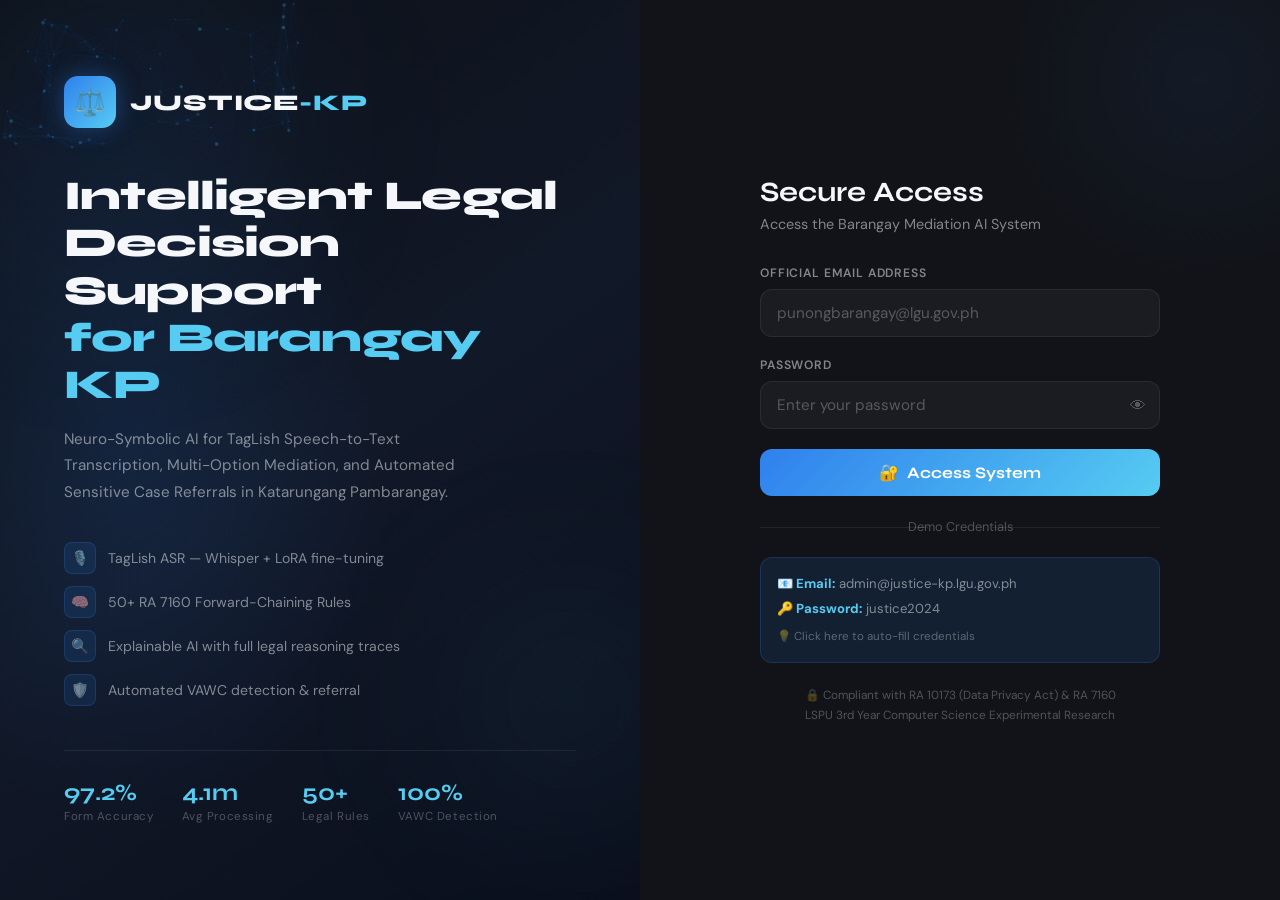
<file: index.html>
<!DOCTYPE html>
<html lang="en">
<head>
<meta charset="UTF-8">
<meta name="viewport" content="width=device-width, initial-scale=1.0">
<title>JUSTICE-KP — Secure Login</title>
<link href="https://fonts.googleapis.com/css2?family=Syne:wght@400;600;700;800&family=DM+Sans:opsz,wght@9..40,300;9..40,400;9..40,500;9..40,600&display=swap" rel="stylesheet">
<style>
*,*::before,*::after{box-sizing:border-box;margin:0;padding:0}
:root{
  --bg:#0A0C0F;--bg-d:#111318;--bg-c:#161A22;
  --bd:rgba(255,255,255,0.07);--bdb:rgba(47,128,237,0.35);
  --blue:#2F80ED;--bacc:#56CCF2;--bdim:rgba(47,128,237,0.12);
  --green:#27AE60;--red:#EB5757;--orange:#F2994A;
  --white:#F5F7FA;--mt:rgba(245,247,250,0.5);--dim:rgba(245,247,250,0.28);
  --rm:12px;--rl:20px;--fd:'Syne',sans-serif;--fb:'DM Sans',sans-serif;
  --tr:all .28s cubic-bezier(.4,0,.2,1);
}
html{font-size:16px}
body{font-family:var(--fb);background:var(--bg);color:var(--white);-webkit-font-smoothing:antialiased;min-height:100vh;overflow-x:hidden}
button{font-family:var(--fb);cursor:pointer;border:none;outline:none}
input{font-family:var(--fb)}
/* Layout */
.root{min-height:100vh;display:grid;grid-template-columns:1fr 1fr;overflow:hidden}
/* Left */
.left{position:relative;background:linear-gradient(145deg,#0D1117 0%,#111827 50%,#0A0F1C 100%);
  display:flex;flex-direction:column;justify-content:center;align-items:flex-start;
  padding:60px 64px;overflow:hidden;z-index:1}
.left::before{content:'';position:absolute;inset:0;
  background:radial-gradient(ellipse 60% 60% at 20% 50%,rgba(47,128,237,.13) 0%,transparent 70%);pointer-events:none}
#pc{position:absolute;inset:0;z-index:0;pointer-events:none}
@keyframes bf{0%,100%{transform:translate(0,0) scale(1)}33%{transform:translate(18px,-14px) scale(1.04)}66%{transform:translate(-12px,9px) scale(.97)}}
.blob{position:absolute;border-radius:50%;filter:blur(80px);pointer-events:none;animation:bf 12s ease-in-out infinite}
.brand{position:relative;z-index:2}
.lw{display:flex;align-items:center;gap:14px;margin-bottom:44px}
.li{width:52px;height:52px;border-radius:14px;background:linear-gradient(135deg,var(--blue),var(--bacc));
  display:flex;align-items:center;justify-content:center;font-size:1.6rem;box-shadow:0 0 24px rgba(47,128,237,.4)}
.lt{font-family:var(--fd);font-size:1.4rem;font-weight:800;letter-spacing:.04em}
.lt span{color:var(--bacc)}
h1{font-family:var(--fd);font-size:clamp(1.9rem,3.2vw,2.85rem);font-weight:800;line-height:1.15;letter-spacing:-.02em;margin-bottom:18px}
h1 .hl{color:var(--bacc)}
.sub{font-size:.95rem;color:var(--mt);line-height:1.75;max-width:400px;margin-bottom:36px}
.feats{display:flex;flex-direction:column;gap:12px}
.fi{display:flex;align-items:center;gap:12px;font-size:.88rem;color:var(--mt)}
.fic{width:32px;height:32px;border-radius:8px;background:var(--bdim);border:1px solid rgba(47,128,237,.2);
  display:flex;align-items:center;justify-content:center;flex-shrink:0;font-size:.9rem}
.srow{display:flex;gap:28px;margin-top:44px;padding-top:28px;border-top:1px solid var(--bd)}
.st{display:flex;flex-direction:column;gap:3px}
.sn{font-family:var(--fd);font-size:1.45rem;font-weight:700;color:var(--bacc)}
.sl{font-size:.72rem;color:var(--dim);letter-spacing:.05em}
/* Right */
.right{display:flex;align-items:center;justify-content:center;padding:40px;background:var(--bg-d);position:relative;overflow:hidden}
.right::before{content:'';position:absolute;top:-120px;right:-120px;width:400px;height:400px;border-radius:50%;
  background:radial-gradient(circle,rgba(47,128,237,.07) 0%,transparent 70%);pointer-events:none}
.fw{width:100%;max-width:400px}
.fh{margin-bottom:32px}
.fh h2{font-family:var(--fd);font-size:1.75rem;font-weight:700;margin-bottom:6px}
.fh p{color:var(--mt);font-size:.9rem}
.fg{margin-bottom:20px}
.fl{display:block;font-size:.76rem;font-weight:600;color:var(--mt);letter-spacing:.07em;text-transform:uppercase;margin-bottom:8px}
.fiw{position:relative}
.inp{width:100%;background:rgba(255,255,255,.04);border:1px solid var(--bd);border-radius:var(--rm);
  padding:13px 42px 13px 16px;font-size:.95rem;color:var(--white);transition:var(--tr);outline:none}
.inp::placeholder{color:var(--dim)}
.inp:focus{border-color:var(--blue);background:rgba(47,128,237,.05);box-shadow:0 0 0 3px rgba(47,128,237,.12)}
.iico{position:absolute;right:14px;top:50%;transform:translateY(-50%);color:var(--dim);font-size:1rem;cursor:pointer;user-select:none}
.ferr{font-size:.76rem;color:var(--red);margin-top:5px;display:none}
.ferr.show{display:block}
/* Login Button */
.lbtn{width:100%;padding:14px;font-size:1rem;font-weight:700;font-family:var(--fd);border-radius:var(--rm);
  background:linear-gradient(135deg,var(--blue) 0%,var(--bacc) 100%);color:#fff;border:none;cursor:pointer;
  position:relative;overflow:hidden;transition:var(--tr);margin-top:8px;display:flex;align-items:center;justify-content:center;gap:10px}
.lbtn:hover{transform:translateY(-2px);box-shadow:0 10px 40px rgba(47,128,237,.45)}
.lbtn::before{content:'';position:absolute;top:0;left:-100%;width:60%;height:100%;
  background:linear-gradient(90deg,transparent,rgba(255,255,255,.15),transparent);transition:left .5s ease}
.lbtn:hover::before{left:140%}
.lbtn.loading .bt{display:none}
.lbtn .bl{display:none}
.lbtn.loading .bl{display:flex;align-items:center;gap:8px}
/* Divider */
.div{text-align:center;position:relative;margin:22px 0;color:var(--dim);font-size:.8rem}
.div::before,.div::after{content:'';position:absolute;top:50%;width:42%;height:1px;background:var(--bd)}
.div::before{left:0}.div::after{right:0}
/* Demo box */
.dbox{background:var(--bdim);border:1px solid rgba(47,128,237,.2);border-radius:var(--rm);
  padding:14px 16px;font-size:.82rem;color:var(--mt);line-height:1.9;cursor:pointer;transition:var(--tr)}
.dbox:hover{border-color:var(--bdb);background:rgba(47,128,237,.15)}
.dbox strong{color:var(--bacc)}
.fnote{margin-top:22px;text-align:center;font-size:.74rem;color:var(--dim);line-height:1.7}
/* Spinner */
@keyframes spin{from{transform:rotate(0)}to{transform:rotate(360deg)}}
.sp{border-radius:50%;border:2px solid rgba(255,255,255,.2);border-top-color:#fff;animation:spin .8s linear infinite}
/* Overlay */
#ov{position:fixed;inset:0;background:var(--bg);z-index:9000;display:flex;flex-direction:column;
  align-items:center;justify-content:center;gap:22px;opacity:0;pointer-events:none;transition:opacity .4s ease}
#ov.on{opacity:1;pointer-events:all}
.ol{font-family:var(--fd);font-size:2rem;font-weight:800}
.ol span{color:var(--bacc)}
.obw{width:240px;height:3px;background:rgba(255,255,255,.08);border-radius:99px;overflow:hidden}
.ob{height:100%;width:0;background:linear-gradient(90deg,var(--blue),var(--bacc));border-radius:99px;transition:width .12s linear}
.os{font-size:.76rem;color:var(--dim);letter-spacing:.09em;text-transform:uppercase}
/* Toast */
#tc{position:fixed;bottom:24px;right:24px;display:flex;flex-direction:column;gap:10px;z-index:9999;pointer-events:none}
.toast{background:var(--bg-c);border:1px solid var(--bdb);border-radius:var(--rm);padding:12px 18px;
  font-size:.84rem;display:flex;align-items:center;gap:10px;pointer-events:all;
  animation:su .3s ease;box-shadow:0 8px 32px rgba(0,0,0,.5);min-width:260px}
.toast.err{border-color:rgba(235,87,87,.4);background:rgba(235,87,87,.09)}
/* Animations */
@keyframes su{from{opacity:0;transform:translateY(20px)}to{opacity:1;transform:translateY(0)}}
.a1{animation:su .5s ease .05s both}.a2{animation:su .5s ease .15s both}
.a3{animation:su .5s ease .25s both}.a4{animation:su .5s ease .35s both}.a5{animation:su .5s ease .45s both}
/* Responsive */
@media(max-width:860px){.root{grid-template-columns:1fr}.left{display:none}.right{padding:32px 20px}}
</style>
</head>
<body>
<div class="root">
  <!-- LEFT BRANDING -->
  <div class="left">
    <canvas id="pc"></canvas>
    <div class="blob" style="width:420px;height:420px;background:radial-gradient(circle,rgba(47,128,237,.11),transparent);top:-100px;left:-100px;animation-duration:14s"></div>
    <div class="blob" style="width:300px;height:300px;background:radial-gradient(circle,rgba(86,204,242,.07),transparent);bottom:50px;right:-80px;animation-duration:11s;animation-delay:-5s"></div>
    <div class="brand">
      <div class="lw a1">
        <div class="li">⚖️</div>
        <div class="lt">JUSTICE<span>-KP</span></div>
      </div>
      <h1 class="a2">Intelligent Legal<br>Decision Support<br><span class="hl">for Barangay KP</span></h1>
      <p class="sub a3">Neuro-Symbolic AI for TagLish Speech-to-Text Transcription, Multi-Option Mediation, and Automated Sensitive Case Referrals in Katarungang Pambarangay.</p>
      <div class="feats a4">
        <div class="fi"><div class="fic">🎙️</div>TagLish ASR — Whisper + LoRA fine-tuning</div>
        <div class="fi"><div class="fic">🧠</div>50+ RA 7160 Forward-Chaining Rules</div>
        <div class="fi"><div class="fic">🔍</div>Explainable AI with full legal reasoning traces</div>
        <div class="fi"><div class="fic">🛡️</div>Automated VAWC detection &amp; referral</div>
      </div>
      <div class="srow a5">
        <div class="st"><span class="sn">97.2%</span><span class="sl">Form Accuracy</span></div>
        <div class="st"><span class="sn">4.1m</span><span class="sl">Avg Processing</span></div>
        <div class="st"><span class="sn">50+</span><span class="sl">Legal Rules</span></div>
        <div class="st"><span class="sn">100%</span><span class="sl">VAWC Detection</span></div>
      </div>
    </div>
  </div>

  <!-- RIGHT FORM -->
  <div class="right">
    <div class="fw">
      <div class="fh">
        <h2>Secure Access</h2>
        <p>Access the Barangay Mediation AI System</p>
      </div>
      <form id="lf">
        <div class="fg">
          <label class="fl">Official Email Address</label>
          <div class="fiw">
            <input class="inp" type="email" id="em" placeholder="punongbarangay@lgu.gov.ph" autocomplete="username">
          </div>
          <div class="ferr" id="ee">Please enter a valid email address.</div>
        </div>
        <div class="fg">
          <label class="fl">Password</label>
          <div class="fiw">
            <input class="inp" type="password" id="pw" placeholder="Enter your password" autocomplete="current-password">
            <span class="iico" id="eye" onclick="tpw()">👁</span>
          </div>
          <div class="ferr" id="pe">Password must be at least 6 characters.</div>
        </div>
        <button type="submit" class="lbtn" id="lb">
          <span class="bt">🔐 &nbsp;Access System</span>
          <span class="bl"><span class="sp" style="width:18px;height:18px"></span> Authenticating…</span>
        </button>
      </form>
      <div class="div">Demo Credentials</div>
      <div class="dbox" id="dbox" title="Click to auto-fill">
        <strong>📧 Email:</strong> admin@justice-kp.lgu.gov.ph<br>
        <strong>🔑 Password:</strong> justice2024<br>
        <span style="font-size:.72rem;opacity:.65;margin-top:4px;display:block">💡 Click here to auto-fill credentials</span>
      </div>
      <div class="fnote">🔒 Compliant with RA 10173 (Data Privacy Act) &amp; RA 7160<br>LSPU 3rd Year Computer Science Experimental Research</div>
    </div>
  </div>
</div>

<!-- Loading Overlay -->
<div id="ov">
  <span class="sp" style="width:44px;height:44px;border-width:3px;margin-bottom:6px"></span>
  <div class="ol">JUSTICE<span>-KP</span></div>
  <div class="obw"><div class="ob" id="ob"></div></div>
  <div class="os" id="os">Initializing AI subsystems…</div>
</div>
<div id="tc"></div>

<script>
/* Particles */
(function(){
  const c=document.getElementById('pc'),ctx=c.getContext('2d');
  let W,H,pts=[];
  function sz(){W=c.width=c.offsetWidth;H=c.height=c.offsetHeight;}
  function mp(){return{x:Math.random()*W,y:Math.random()*H,r:Math.random()*1.4+.5,vx:(Math.random()-.5)*.35,vy:(Math.random()-.5)*.35,a:Math.random()*.6+.2};}
  function init(){sz();pts=[];for(let i=0;i<65;i++)pts.push(mp());}
  function draw(){
    ctx.clearRect(0,0,W,H);
    pts.forEach(p=>{
      p.x+=p.vx;p.y+=p.vy;
      if(p.x<0||p.x>W)p.vx*=-1;if(p.y<0||p.y>H)p.vy*=-1;
      ctx.beginPath();ctx.arc(p.x,p.y,p.r,0,Math.PI*2);
      ctx.fillStyle=`rgba(86,204,242,${p.a*.35})`;ctx.fill();
    });
    for(let i=0;i<pts.length;i++)for(let j=i+1;j<pts.length;j++){
      const d=Math.hypot(pts[i].x-pts[j].x,pts[i].y-pts[j].y);
      if(d<95){ctx.beginPath();ctx.moveTo(pts[i].x,pts[i].y);ctx.lineTo(pts[j].x,pts[j].y);
        ctx.strokeStyle=`rgba(47,128,237,${(1-d/95)*.1})`;ctx.lineWidth=.5;ctx.stroke();}
    }
    requestAnimationFrame(draw);
  }
  window.addEventListener('resize',init);init();draw();
})();

/* Toggle PW */
function tpw(){const p=document.getElementById('pw'),e=document.getElementById('eye');p.type=p.type==='password'?'text':'password';e.textContent=p.type==='password'?'👁':'🙈';}

/* Toast */
function toast(msg,type='info'){
  const ct=document.getElementById('tc'),t=document.createElement('div');
  t.className='toast'+(type==='err'?' err':'');
  t.innerHTML=`<span>${{info:'ℹ️',ok:'✅',err:'❌',warn:'⚠️'}[type]||'ℹ️'}</span><span>${msg}</span>`;
  ct.appendChild(t);setTimeout(()=>{t.style.opacity='0';t.style.transition='opacity .4s';setTimeout(()=>t.remove(),400);},3200);
}

/* Auto-fill */
document.getElementById('dbox').addEventListener('click',()=>{
  document.getElementById('em').value='admin@justice-kp.lgu.gov.ph';
  document.getElementById('pw').value='justice2024';
  toast('Credentials filled — click Access System','info');
});

/* Login */
document.getElementById('lf').addEventListener('submit',function(e){
  e.preventDefault();
  const em=document.getElementById('em').value.trim();
  const pw=document.getElementById('pw').value;
  document.getElementById('ee').classList.remove('show');
  document.getElementById('pe').classList.remove('show');
  let ok=true;
  if(!em||!/\S+@\S+\.\S+/.test(em)){document.getElementById('ee').classList.add('show');ok=false;}
  if(pw.length<6){document.getElementById('pe').classList.add('show');ok=false;}
  if(!ok)return;
  if(em!=='admin@justice-kp.lgu.gov.ph'||pw!=='justice2024'){
    document.getElementById('ee').textContent='Incorrect email or password.';
    document.getElementById('ee').classList.add('show');
    toast('Invalid credentials. Use the demo credentials.','err');
    return;
  }
  document.getElementById('lb').classList.add('loading');
  const ov=document.getElementById('ov'),bar=document.getElementById('ob'),st=document.getElementById('os');
  ov.classList.add('on');
  const steps=['Verifying credentials…','Loading AI engine…','Initializing rule base…','Preparing dashboard…','Access granted ✓'];
  let pct=0,si=0;
  const iv=setInterval(()=>{
    pct+=Math.random()*20+7;if(pct>100)pct=100;
    bar.style.width=pct+'%';
    const idx=Math.floor(pct/25);if(idx!==si&&idx<steps.length){si=idx;st.textContent=steps[idx];}
    if(pct>=100){clearInterval(iv);
      sessionStorage.setItem('kp_u',JSON.stringify({name:'Punong Barangay Cruz',role:'System Administrator',email:em}));
      setTimeout(()=>{window.location.href='main_page.html';},600);
    }
  },200);
});
</script>
</body>
</html>
</file>
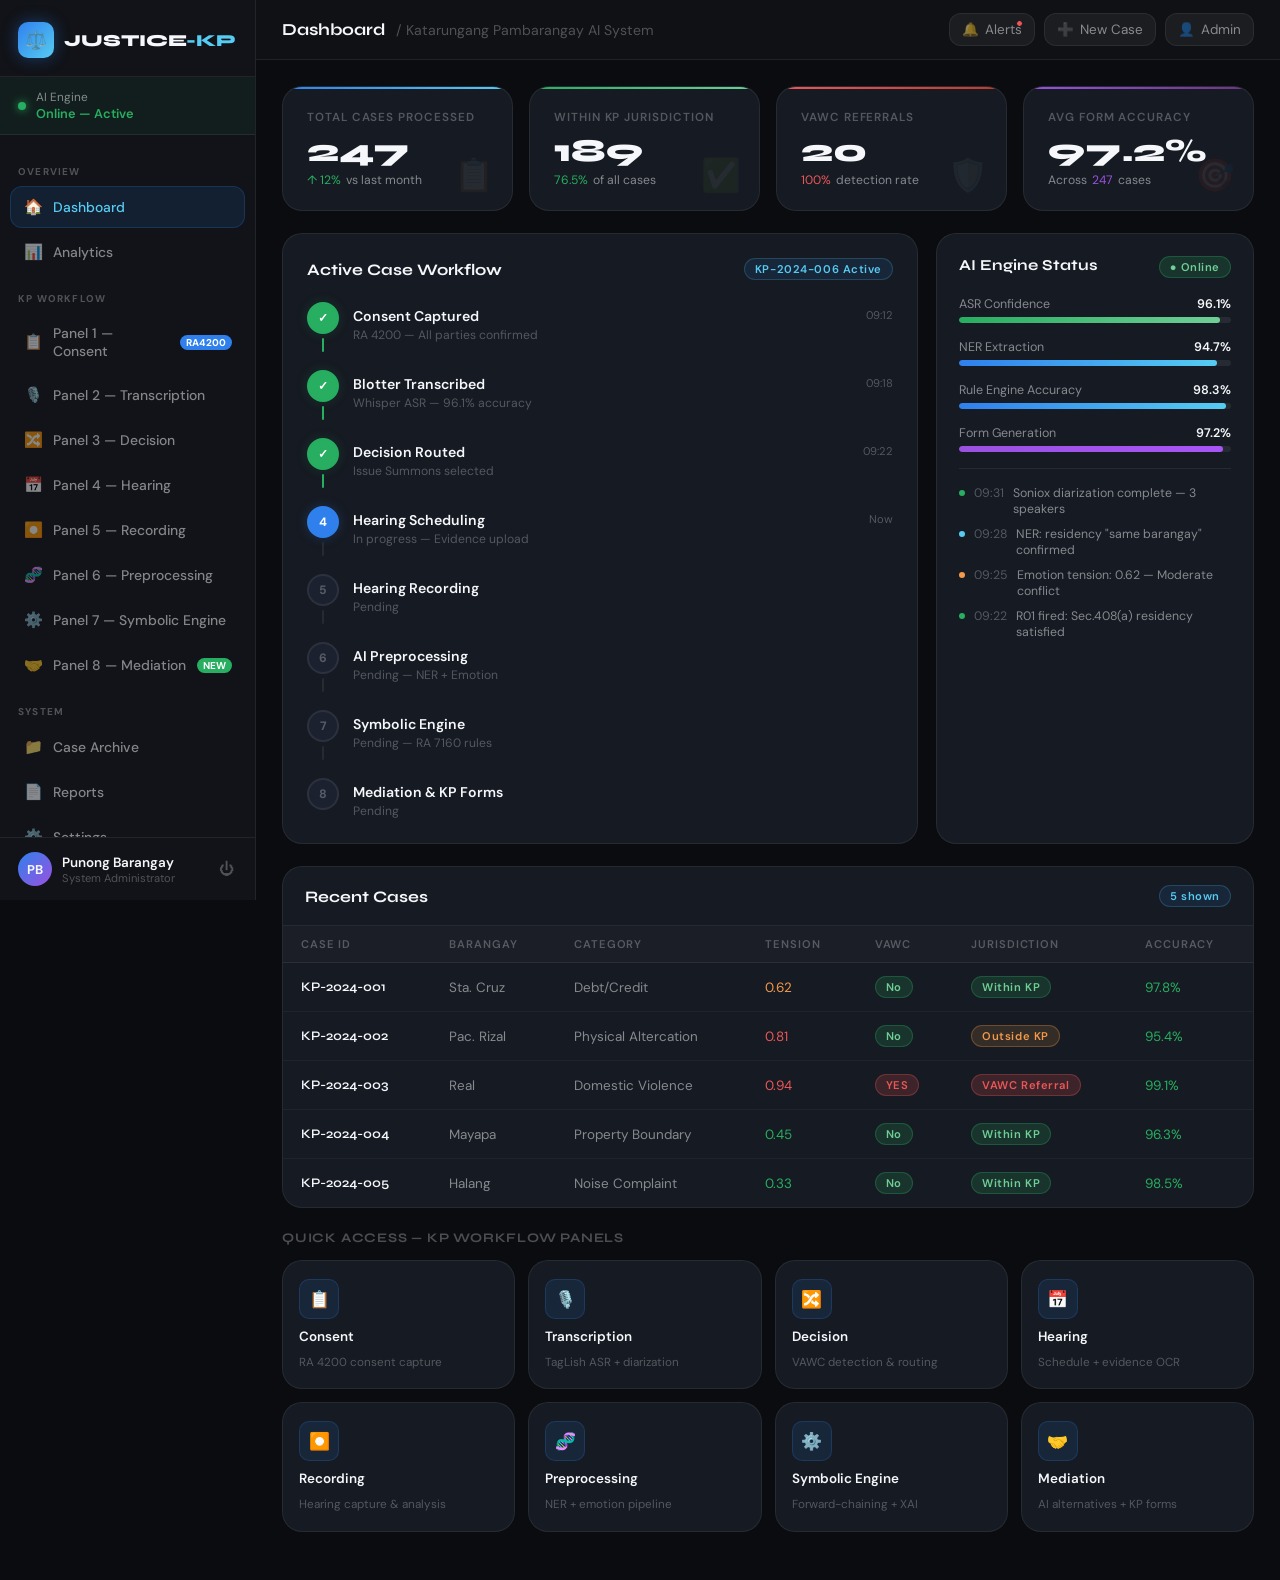
<file: main_page.html>
<!DOCTYPE html>
<html lang="en">
<head>
<meta charset="UTF-8">
<meta name="viewport" content="width=device-width, initial-scale=1.0">
<title>JUSTICE-KP — Dashboard</title>
<link href="https://fonts.googleapis.com/css2?family=Syne:wght@400;600;700;800&family=DM+Sans:opsz,wght@9..40,300;9..40,400;9..40,500;9..40,600&display=swap" rel="stylesheet">
<style>
*,*::before,*::after{box-sizing:border-box;margin:0;padding:0}
:root{
  --bg:#0A0C0F;--bgd:#111318;--bgc:#161A22;--bgc2:#1C2130;
  --bd:rgba(255,255,255,.07);--bdb:rgba(47,128,237,.35);
  --blue:#2F80ED;--bacc:#56CCF2;--bglow:rgba(47,128,237,.25);--bdim:rgba(47,128,237,.12);
  --green:#27AE60;--gg:rgba(39,174,96,.18);--red:#EB5757;--rg:rgba(235,87,87,.18);--orange:#F2994A;--purple:#9B51E0;
  --white:#F5F7FA;--mt:rgba(245,247,250,.5);--dim:rgba(245,247,250,.28);
  --rm:12px;--rl:20px;--rx:28px;--fd:'Syne',sans-serif;--fb:'DM Sans',sans-serif;
  --tr:all .28s cubic-bezier(.4,0,.2,1);--sc:0 4px 24px rgba(0,0,0,.4);--sb:0 0 30px rgba(47,128,237,.15);
}
html{font-size:16px;scroll-behavior:smooth}
body{font-family:var(--fb);background:var(--bg);color:var(--white);-webkit-font-smoothing:antialiased;min-height:100vh;overflow-x:hidden}
a{color:inherit;text-decoration:none}ul{list-style:none}
button,input,textarea,select{font-family:var(--fb)}
button{cursor:pointer;border:none;outline:none}
/* ── Scrollbar ── */
::-webkit-scrollbar{width:5px}::-webkit-scrollbar-track{background:transparent}
::-webkit-scrollbar-thumb{background:rgba(47,128,237,.3);border-radius:99px}
/* ── Utils ── */
.hidden{display:none!important}
/* ── Animations ── */
@keyframes spin{from{transform:rotate(0)}to{transform:rotate(360deg)}}
@keyframes su{from{opacity:0;transform:translateY(20px)}to{opacity:1;transform:translateY(0)}}
@keyframes si{from{opacity:0;transform:translateX(30px)}to{opacity:1;transform:translateX(0)}}
@keyframes sc{from{opacity:0;transform:scale(.93)}to{opacity:1;transform:scale(1)}}
@keyframes dp{0%,100%{opacity:1;transform:scale(1)}50%{opacity:.4;transform:scale(.55)}}
@keyframes gp{0%,100%{box-shadow:0 0 18px rgba(47,128,237,.2)}50%{box-shadow:0 0 40px rgba(47,128,237,.55)}}
@keyframes rf{0%{background:rgba(47,128,237,.28)}100%{background:transparent}}
@keyframes w1{0%,100%{height:8px}50%{height:28px}}
@keyframes w2{0%,100%{height:14px}50%{height:40px}}
@keyframes w3{0%,100%{height:22px}50%{height:13px}}
@keyframes w4{0%,100%{height:10px}50%{height:36px}}
@keyframes w5{0%,100%{height:18px}50%{height:24px}}
@keyframes bl{0%,100%{opacity:1}50%{opacity:0}}
/* ── App Layout ── */
.app{display:flex;min-height:100vh}
/* ── Sidebar ── */
.sb{width:256px;min-height:100vh;background:var(--bgd);border-right:1px solid var(--bd);
  display:flex;flex-direction:column;position:fixed;left:0;top:0;bottom:0;z-index:100;
  transition:transform .3s cubic-bezier(.4,0,.2,1);overflow:hidden}
.sb-hd{padding:22px 18px 18px;border-bottom:1px solid var(--bd);display:flex;align-items:center;justify-content:space-between}
.sb-br{display:flex;align-items:center;gap:10px}
.sb-ico{width:36px;height:36px;border-radius:10px;background:linear-gradient(135deg,var(--blue),var(--bacc));
  display:flex;align-items:center;justify-content:center;font-size:1.1rem;box-shadow:0 0 16px rgba(47,128,237,.4);flex-shrink:0}
.sb-txt{font-family:var(--fd);font-weight:800;font-size:1.05rem}
.sb-txt span{color:var(--bacc)}
.sb-ai{padding:12px 18px;background:rgba(39,174,96,.07);border-bottom:1px solid var(--bd);
  display:flex;align-items:center;gap:10px}
.ai-dot{width:8px;height:8px;border-radius:50%;background:var(--green);box-shadow:0 0 8px var(--green);animation:dp 1.6s ease-in-out infinite;flex-shrink:0}
.sb-ai-lbl{font-size:.74rem;color:var(--mt)}
.sb-ai-val{font-size:.8rem;font-weight:600;color:var(--green)}
.sb-nav{flex:1;overflow-y:auto;padding:14px 10px;display:flex;flex-direction:column;gap:3px}
.nav-sec{font-size:.62rem;font-weight:700;letter-spacing:.12em;text-transform:uppercase;color:var(--dim);padding:10px 8px 5px;margin-top:6px}
.ni{display:flex;align-items:center;gap:10px;padding:10px 12px;border-radius:var(--rm);cursor:pointer;
  transition:var(--tr);color:var(--mt);font-size:.87rem;font-weight:500;border:1px solid transparent}
.ni:hover{background:rgba(255,255,255,.04);color:var(--white)}
.ni.active{background:var(--bdim);border-color:rgba(47,128,237,.2);color:var(--bacc)}
.ni .ico{font-size:.95rem;width:20px;text-align:center;flex-shrink:0}
.ni .nb{margin-left:auto;background:var(--blue);color:#fff;font-size:.62rem;font-weight:700;padding:1px 6px;border-radius:99px}
.nb.red{background:var(--red)}
.sb-ft{padding:14px 18px;border-top:1px solid var(--bd)}
.sb-usr{display:flex;align-items:center;gap:10px}
.sb-av{width:34px;height:34px;border-radius:50%;background:linear-gradient(135deg,var(--blue),var(--purple));
  display:flex;align-items:center;justify-content:center;font-weight:700;font-size:.8rem;flex-shrink:0}
.sb-ui{flex:1;min-width:0}
.sb-un{font-size:.84rem;font-weight:600;white-space:nowrap;overflow:hidden;text-overflow:ellipsis}
.sb-ur{font-size:.7rem;color:var(--dim)}
.sb-lo{background:none;border:none;color:var(--dim);font-size:.95rem;cursor:pointer;transition:color .2s;padding:3px}
.sb-lo:hover{color:var(--red)}
/* ── Main ── */
.mc{margin-left:256px;flex:1;display:flex;flex-direction:column;min-height:100vh}
/* ── Topnav ── */
.tn{position:sticky;top:0;z-index:90;background:rgba(17,19,24,.87);backdrop-filter:blur(16px);
  border-bottom:1px solid var(--bd);padding:0 26px;height:60px;display:flex;align-items:center;gap:14px}
.tn-ham{background:none;border:none;color:var(--mt);font-size:1.2rem;cursor:pointer;display:none;padding:4px}
.tn-ttl{font-family:var(--fd);font-size:1.05rem;font-weight:700;flex:1}
.tn-ttl span{color:var(--dim);font-weight:400;margin-left:6px;font-size:.88rem;font-family:var(--fb)}
.tn-acts{display:flex;align-items:center;gap:9px}
.tnb{background:rgba(255,255,255,.05);border:1px solid var(--bd);border-radius:var(--rm);
  padding:7px 12px;color:var(--mt);font-size:.84rem;cursor:pointer;transition:var(--tr);display:flex;align-items:center;gap:6px;position:relative}
.tnb:hover{background:var(--bdim);color:var(--bacc);border-color:var(--bdb)}
.nd{position:absolute;top:6px;right:11px;width:7px;height:7px;border-radius:50%;background:var(--red);border:1px solid var(--bgd)}
/* Notif dropdown */
.ndrop{position:absolute;top:calc(100% + 10px);right:0;width:330px;background:var(--bgc2);
  border:1px solid var(--bdb);border-radius:var(--rl);box-shadow:0 16px 48px rgba(0,0,0,.55);
  z-index:200;overflow:hidden;display:none}
.ndrop.open{display:block;animation:sc .2s ease forwards}
.ndh{padding:14px 18px;border-bottom:1px solid var(--bd);display:flex;align-items:center;justify-content:space-between}
.ndh-t{font-family:var(--fd);font-size:.88rem;font-weight:700}
.ndh-cl{font-size:.74rem;color:var(--bacc);cursor:pointer}
.nli{max-height:310px;overflow-y:auto}
.ni2{padding:13px 18px;border-bottom:1px solid rgba(255,255,255,.04);display:flex;gap:11px;cursor:pointer;transition:background .2s}
.ni2:hover{background:rgba(255,255,255,.03)}
.ni2:last-child{border-bottom:none}
.ni2-ico{font-size:1.05rem;flex-shrink:0;margin-top:1px}
.ni2-tt{font-size:.83rem;font-weight:600;margin-bottom:2px}
.ni2-sb{font-size:.73rem;color:var(--dim)}
.ni2-tm{font-size:.68rem;color:var(--dim);flex-shrink:0}
.unread .ni2-tt::before{content:'';display:inline-block;width:6px;height:6px;border-radius:50%;background:var(--bacc);margin-right:6px;vertical-align:middle}
/* ── Page Content ── */
.pc{flex:1;padding:26px;overflow-y:auto}
/* ── Cards & Glass ── */
.gc{background:rgba(22,26,34,.72);backdrop-filter:blur(16px);-webkit-backdrop-filter:blur(16px);
  border:1px solid var(--bd);border-radius:var(--rl);box-shadow:var(--sc);transition:var(--tr)}
.gc:hover{border-color:var(--bdb);box-shadow:var(--sb),var(--sc)}
/* ── Buttons ── */
.btn{display:inline-flex;align-items:center;gap:8px;padding:10px 22px;border-radius:var(--rm);font-size:.9rem;font-weight:600;transition:var(--tr);cursor:pointer}
.bp{background:linear-gradient(135deg,var(--blue),var(--bacc));color:#fff;box-shadow:0 4px 20px rgba(47,128,237,.35)}
.bp:hover{transform:translateY(-2px);box-shadow:0 8px 30px rgba(47,128,237,.5)}
.bo{background:transparent;border:1px solid var(--bdb);color:var(--bacc)}
.bo:hover{background:var(--bdim);transform:translateY(-2px)}
.bg{background:rgba(255,255,255,.05);color:var(--mt);border:1px solid var(--bd)}
.bg:hover{background:rgba(255,255,255,.09);color:var(--white)}
.bs{background:linear-gradient(135deg,var(--green),#1e8449);color:#fff;box-shadow:0 4px 20px rgba(39,174,96,.35)}
.bs:hover{transform:translateY(-2px)}
.bd2{background:linear-gradient(135deg,var(--red),#c0392b);color:#fff}
/* ── Badge ── */
.badge{display:inline-flex;align-items:center;gap:5px;padding:3px 10px;border-radius:99px;font-size:.7rem;font-weight:600;letter-spacing:.05em}
.bb{background:var(--bdim);color:var(--bacc);border:1px solid rgba(86,204,242,.2)}
.bg2{background:var(--gg);color:#6fcf97;border:1px solid rgba(39,174,96,.3)}
.br{background:var(--rg);color:var(--red);border:1px solid rgba(235,87,87,.3)}
.bo2{background:rgba(242,153,74,.14);color:var(--orange);border:1px solid rgba(242,153,74,.3)}
/* ── Progress ── */
.pbw{background:rgba(255,255,255,.07);border-radius:99px;height:6px;overflow:hidden}
.pbf{height:100%;border-radius:99px;background:linear-gradient(90deg,var(--blue),var(--bacc));transition:width 1.1s cubic-bezier(.4,0,.2,1)}
/* ── Stats Grid ── */
.sg{display:grid;grid-template-columns:repeat(4,1fr);gap:16px;margin-bottom:22px}
.sc2{background:var(--bgc);border:1px solid var(--bd);border-radius:var(--rl);padding:22px 24px;transition:var(--tr);position:relative;overflow:hidden}
.sc2::before{content:'';position:absolute;top:0;left:0;right:0;height:2px;background:var(--acc,linear-gradient(90deg,var(--blue),var(--bacc)))}
.sc2:hover{border-color:var(--bdb);transform:translateY(-2px);box-shadow:var(--sb)}
.sc-lbl{font-size:.73rem;font-weight:600;letter-spacing:.08em;text-transform:uppercase;color:var(--dim);margin-bottom:10px}
.sc-val{font-family:var(--fd);font-size:2rem;font-weight:800;line-height:1;margin-bottom:5px}
.sc-sub{font-size:.76rem;color:var(--mt);display:flex;align-items:center;gap:5px}
.sc-ico{position:absolute;bottom:14px;right:18px;font-size:2rem;opacity:.07}
/* ── Dashboard Grid ── */
.dg{display:grid;grid-template-columns:2fr 1fr;gap:18px;margin-bottom:22px}
/* Workflow */
.wc{background:var(--bgc);border:1px solid var(--bd);border-radius:var(--rl);padding:24px}
.wc-hd{display:flex;align-items:center;justify-content:space-between;margin-bottom:22px}
.wc-ttl{font-family:var(--fd);font-size:1rem;font-weight:700}
.wsteps{display:flex;flex-direction:column;gap:0}
.ws{display:flex;gap:14px;padding-bottom:18px;cursor:pointer;transition:var(--tr)}
.ws:last-child{padding-bottom:0}
.ws:hover .ws-t{color:var(--bacc)}
.wsi{display:flex;flex-direction:column;align-items:center;flex-shrink:0}
.wsd{width:32px;height:32px;border-radius:50%;display:flex;align-items:center;justify-content:center;font-size:.76rem;font-weight:700;
  flex-shrink:0;transition:var(--tr);border:2px solid var(--bd);background:var(--bgc2);color:var(--dim)}
.wsd.done{background:var(--green);border-color:var(--green);color:#fff;box-shadow:0 0 12px var(--gg)}
.wsd.active{background:var(--blue);border-color:var(--blue);color:#fff;box-shadow:0 0 12px var(--bglow);animation:gp 2s ease-in-out infinite}
.wsl{width:2px;flex:1;min-height:14px;margin-top:4px;background:var(--bd);border-radius:2px}
.wsl.done{background:var(--green)}
.ws-info{flex:1;padding-top:5px}
.ws-t{font-size:.88rem;font-weight:600;margin-bottom:2px;transition:color .2s}
.ws-s{font-size:.76rem;color:var(--dim)}
.ws-tm{font-size:.7rem;color:var(--dim);margin-left:auto;padding-top:6px;flex-shrink:0}
/* AI Activity */
.aac{background:var(--bgc);border:1px solid var(--bd);border-radius:var(--rl);padding:22px}
.aac-t{font-family:var(--fd);font-size:.95rem;font-weight:700;margin-bottom:4px}
.am{margin-bottom:16px}
.am-l{display:flex;justify-content:space-between;font-size:.78rem;color:var(--mt);margin-bottom:5px}
.am-p{font-weight:600;color:var(--white)}
.alog{display:flex;flex-direction:column;gap:9px;margin-top:16px}
.ali{display:flex;gap:9px;font-size:.77rem}
.al-d{width:6px;height:6px;border-radius:50%;margin-top:5px;flex-shrink:0}
.al-t{color:var(--dim);flex-shrink:0}
.al-m{color:var(--mt)}
/* Cases Table */
.ctw{background:var(--bgc);border:1px solid var(--bd);border-radius:var(--rl);overflow:hidden;margin-bottom:22px}
.ct-hd{padding:18px 22px;border-bottom:1px solid var(--bd);display:flex;align-items:center;justify-content:space-between}
.ct-t{font-family:var(--fd);font-size:1rem;font-weight:700}
table.ct{width:100%;border-collapse:collapse}
table.ct th{text-align:left;padding:11px 18px;font-size:.7rem;font-weight:600;letter-spacing:.08em;text-transform:uppercase;color:var(--dim);background:rgba(255,255,255,.02);border-bottom:1px solid var(--bd)}
table.ct td{padding:13px 18px;font-size:.84rem;border-bottom:1px solid rgba(255,255,255,.04);color:var(--mt)}
table.ct tr:last-child td{border-bottom:none}
table.ct tr:hover td{background:rgba(255,255,255,.02)}
table.ct td:first-child{font-family:var(--fd);font-weight:600;color:var(--white);font-size:.82rem}
/* Panel shortcuts */
.pss{margin-bottom:22px}
.pss-t{font-family:var(--fd);font-size:.82rem;font-weight:700;color:var(--dim);letter-spacing:.06em;text-transform:uppercase;margin-bottom:14px}
.pg{display:grid;grid-template-columns:repeat(4,1fr);gap:13px}
.psc{background:var(--bgc);border:1px solid var(--bd);border-radius:var(--rl);padding:18px 16px;cursor:pointer;transition:var(--tr);display:flex;flex-direction:column;gap:9px}
.psc:hover{border-color:var(--bdb);transform:translateY(-3px);box-shadow:var(--sb)}
.psc-ico{width:40px;height:40px;border-radius:10px;background:var(--bdim);border:1px solid rgba(47,128,237,.2);display:flex;align-items:center;justify-content:center;font-size:1.05rem}
.psc-n{font-size:.84rem;font-weight:600}
.psc-d{font-size:.73rem;color:var(--dim);line-height:1.4}
/* Sep */
.sep{height:1px;background:var(--bd);width:100%;margin:14px 0}
/* ─── PANELS ─── */
.panel{display:none}
.panel.active{display:block;animation:si .38s cubic-bezier(.4,0,.2,1) forwards}
.ph{margin-bottom:26px;display:flex;align-items:flex-start;justify-content:space-between;gap:14px}
.ph-tag{font-size:.68rem;font-weight:700;letter-spacing:.14em;text-transform:uppercase;color:var(--bacc);margin-bottom:5px}
.ph-t{font-family:var(--fd);font-size:1.55rem;font-weight:800;letter-spacing:-.01em;margin-bottom:5px}
.ph-s{font-size:.88rem;color:var(--mt);line-height:1.6}
/* ─── P1 CONSENT ─── */
.cl{display:grid;grid-template-columns:1fr 360px;gap:22px}
.cm{background:var(--bgc);border:1px solid var(--bd);border-radius:var(--rl);padding:30px}
.ctbar{display:flex;align-items:center;gap:12px;margin-bottom:22px;padding-bottom:18px;border-bottom:1px solid var(--bd)}
.cti{width:48px;height:48px;border-radius:12px;background:var(--bdim);border:1px solid rgba(47,128,237,.2);display:flex;align-items:center;justify-content:center;font-size:1.4rem}
.cn{background:rgba(242,153,74,.08);border:1px solid rgba(242,153,74,.25);border-radius:var(--rm);padding:15px 18px;margin-bottom:18px;display:flex;gap:11px}
.cn-ico{font-size:1.1rem;color:var(--orange);flex-shrink:0}
.cn-t{font-size:.83rem;color:var(--mt);line-height:1.7}
.ccl{display:flex;flex-direction:column;gap:10px;margin-bottom:24px}
.cci{display:flex;align-items:flex-start;gap:11px;padding:13px 15px;background:rgba(255,255,255,.02);border-radius:var(--rm);border:1px solid var(--bd);cursor:pointer;transition:var(--tr)}
.cci:hover{border-color:rgba(47,128,237,.3)}
.cci input[type=checkbox]{width:17px;height:17px;accent-color:var(--blue);flex-shrink:0;margin-top:1px}
.cci-t{font-size:.84rem;color:var(--mt);line-height:1.6}
.cci-t strong{color:var(--white)}
.cbr{display:flex;gap:10px;margin-top:20px}
.cby{flex:1;padding:15px;border-radius:var(--rm);background:linear-gradient(135deg,var(--green),#1e8449);color:#fff;font-size:.95rem;font-weight:700;font-family:var(--fd);cursor:pointer;border:none;display:flex;align-items:center;justify-content:center;gap:9px;transition:var(--tr)}
.cby:hover{transform:translateY(-2px);box-shadow:0 10px 30px rgba(39,174,96,.35)}
.cbn{padding:14px 22px;border-radius:var(--rm);background:rgba(235,87,87,.1);border:1px solid rgba(235,87,87,.3);color:var(--red);font-size:.9rem;font-weight:600;cursor:pointer;transition:var(--tr)}
.cbn:hover{background:rgba(235,87,87,.2)}
/* Sig */
.sigc{background:var(--bgc);border:1px solid var(--bd);border-radius:var(--rl);padding:22px;display:flex;flex-direction:column;gap:13px}
.sigc-t{font-family:var(--fd);font-weight:700;font-size:.93rem}
#sig-cv{width:100%;height:150px;background:rgba(255,255,255,.03);border:1px dashed rgba(47,128,237,.3);border-radius:var(--rm);cursor:crosshair;display:block}
.sig-h{font-size:.74rem;color:var(--dim);text-align:center}
.sbr{display:flex;gap:8px}
/* Timestamp */
.tsl{background:var(--bgc);border:1px solid var(--bd);border-radius:var(--rl);padding:18px}
.tsl-t{font-size:.74rem;font-weight:600;letter-spacing:.08em;text-transform:uppercase;color:var(--dim);margin-bottom:10px}
.tsi{display:flex;gap:9px;font-size:.76rem;margin-bottom:5px}
.ts-tm{color:var(--bacc);font-family:monospace;flex-shrink:0}
.ts-ev{color:var(--mt)}
/* Consent success */
.csu{display:none;flex-direction:column;align-items:center;justify-content:center;gap:14px;padding:44px 28px;text-align:center}
.csu.show{display:flex;animation:sc .4s cubic-bezier(.34,1.56,.64,1) forwards}
.csu-ring{width:76px;height:76px;border-radius:50%;background:var(--gg);border:2px solid var(--green);display:flex;align-items:center;justify-content:center;font-size:1.9rem;box-shadow:0 0 28px var(--gg)}
.csu-t{font-family:var(--fd);font-size:1.35rem;font-weight:700}
.csu-s{font-size:.86rem;color:var(--mt)}
/* ─── P2 TRANSCRIPTION ─── */
.tl{display:grid;grid-template-columns:1fr 300px;gap:22px}
.rcard{background:var(--bgc);border:1px solid var(--bd);border-radius:var(--rl);padding:26px}
.ams{display:flex;gap:10px;flex-wrap:wrap;margin-bottom:16px}
.amp{display:flex;align-items:center;gap:6px;padding:5px 11px;background:var(--bdim);border:1px solid rgba(47,128,237,.2);border-radius:99px;font-size:.74rem;font-weight:600;color:var(--bacc)}
.wc2{height:76px;background:rgba(0,0,0,.32);border-radius:var(--rm);border:1px solid var(--bd);
  display:flex;align-items:center;justify-content:center;gap:4px;padding:0 14px;margin:16px 0;overflow:hidden}
.wb{width:4px;border-radius:2px;background:var(--blue)}
.wc2.idle .wb{height:4px!important;animation:none!important;opacity:.25}
.wb:nth-child(1){animation:w1 .9s ease-in-out infinite}
.wb:nth-child(2){animation:w2 .85s ease-in-out infinite .1s}
.wb:nth-child(3){animation:w3 1s ease-in-out infinite .15s}
.wb:nth-child(4){animation:w4 .8s ease-in-out infinite .05s}
.wb:nth-child(5){animation:w5 .95s ease-in-out infinite .2s}
.wb:nth-child(6){animation:w1 .88s ease-in-out infinite .25s}
.wb:nth-child(7){animation:w3 .92s ease-in-out infinite .12s}
.wb:nth-child(8){animation:w2 .87s ease-in-out infinite .08s}
.wb:nth-child(9){animation:w4 .93s ease-in-out infinite .18s}
.wb:nth-child(10){animation:w5 .86s ease-in-out infinite .22s}
.wb:nth-child(11){animation:w1 .91s ease-in-out infinite .14s}
.wb:nth-child(12){animation:w3 .84s ease-in-out infinite .06s}
.rct{display:flex;align-items:center;gap:10px;margin-bottom:20px;flex-wrap:wrap}
.rb{width:50px;height:50px;border-radius:50%;border:none;cursor:pointer;display:flex;align-items:center;justify-content:center;font-size:1.15rem;transition:var(--tr);flex-shrink:0}
.rbm{background:linear-gradient(135deg,var(--blue),var(--bacc));color:#fff;box-shadow:0 0 20px rgba(47,128,237,.4)}
.rbm:hover{transform:scale(1.06);box-shadow:0 0 30px rgba(47,128,237,.6)}
.rbs{background:rgba(235,87,87,.14);border:1px solid rgba(235,87,87,.3);color:var(--red)}
.rtim{font-family:var(--fd);font-size:1.45rem;font-weight:700;font-variant-numeric:tabular-nums}
.rtim.rec{color:var(--red)}
.am2{display:flex;align-items:center;gap:10px;padding:11px 15px;background:rgba(39,174,96,.07);border:1px solid rgba(39,174,96,.2);border-radius:var(--rm);margin-top:10px}
.am2-l{font-size:.78rem;color:var(--mt);flex:1}
.am2-v{font-family:var(--fd);font-size:1.15rem;font-weight:700;color:var(--green)}
/* Transcript */
.ta{background:rgba(0,0,0,.3);border:1px solid var(--bd);border-radius:var(--rm);padding:14px;
  min-height:200px;max-height:300px;overflow-y:auto;display:flex;flex-direction:column;gap:13px;margin-top:14px;font-size:.84rem;line-height:1.7}
.tp{color:var(--dim);text-align:center;margin:auto}
.spkb{display:flex;gap:10px}
.spkav{width:28px;height:28px;border-radius:50%;display:flex;align-items:center;justify-content:center;font-size:.63rem;font-weight:700;flex-shrink:0;margin-top:1px}
.spk-pb2{background:rgba(47,128,237,.2);color:var(--bacc);border:1px solid rgba(47,128,237,.3)}
.spk-c{background:rgba(39,174,96,.18);color:#6fcf97;border:1px solid rgba(39,174,96,.3)}
.spk-r{background:rgba(242,153,74,.18);color:var(--orange);border:1px solid rgba(242,153,74,.3)}
.spk-n{font-size:.7rem;font-weight:700;letter-spacing:.05em;margin-bottom:2px}
.spk-tx{color:var(--mt);font-size:.82rem}
/* Speaker sidebar */
.spkcards{display:flex;flex-direction:column;gap:11px}
.spkcard{background:var(--bgc);border:1px solid var(--bd);border-radius:var(--rl);padding:16px 15px;display:flex;align-items:center;gap:11px;transition:var(--tr)}
.spkcard.as{border-color:var(--bdb);box-shadow:var(--sb)}
.spa{width:38px;height:38px;border-radius:50%;display:flex;align-items:center;justify-content:center;font-weight:700;font-size:.8rem;flex-shrink:0}
.spi{flex:1}
.spn{font-size:.86rem;font-weight:600;margin-bottom:2px}
.spr{font-size:.7rem;color:var(--dim)}
.spst{width:8px;height:8px;border-radius:50%;flex-shrink:0}
.spst.on{background:var(--green);box-shadow:0 0 8px var(--gg);animation:dp 1.6s infinite}
.spst.off{background:rgba(255,255,255,.14)}
/* ─── P3 DECISION ─── */
.dl{display:flex;flex-direction:column;gap:22px}
.va{background:var(--rg);border:1px solid rgba(235,87,87,.4);border-radius:var(--rl);padding:18px 22px;
  display:none;align-items:center;gap:14px;animation:su .4s ease}
.va.show{display:flex}
.va-ico{font-size:1.9rem}
.va-t{font-family:var(--fd);font-weight:700;color:var(--red);margin-bottom:3px}
.va-tx{font-size:.83rem;color:var(--mt)}
.vab{padding:9px 18px;background:var(--red);color:#fff;border:none;border-radius:var(--rm);font-weight:700;font-size:.85rem;cursor:pointer;flex-shrink:0;transition:var(--tr)}
.vab:hover{opacity:.82}
.dcs{display:grid;grid-template-columns:1fr 1fr;gap:18px}
.dcard{background:var(--bgc);border:2px solid var(--bd);border-radius:var(--rx);padding:32px 26px;cursor:pointer;
  transition:var(--tr);display:flex;flex-direction:column;gap:14px;position:relative;overflow:hidden}
.dcard::before{content:'';position:absolute;top:0;left:0;right:0;height:3px;background:var(--dcc,var(--blue));transform:scaleX(0);transform-origin:left;transition:transform .3s ease}
.dcard:hover{transform:translateY(-4px)}
.dcard:hover::before{transform:scaleX(1)}
.dcard.sel{border-color:var(--dcc,var(--blue));box-shadow:0 0 28px rgba(47,128,237,.18)}
.dcard.sel::before{transform:scaleX(1)}
.dc-ico{width:62px;height:62px;border-radius:14px;display:flex;align-items:center;justify-content:center;font-size:1.75rem;background:rgba(47,128,237,.1)}
.dc-ico.g{background:rgba(39,174,96,.1)}
.dc-t{font-family:var(--fd);font-size:1.25rem;font-weight:700}
.dc-d{font-size:.84rem;color:var(--mt);line-height:1.7}
.dc-li{display:flex;flex-direction:column;gap:5px}
.dc-li-i{display:flex;align-items:center;gap:7px;font-size:.8rem;color:var(--mt)}
.dc-li-i::before{content:'→';color:var(--bacc);font-weight:700}
.arec{background:var(--bdim);border:1px solid rgba(47,128,237,.25);border-radius:var(--rl);padding:18px 22px;display:flex;gap:13px}
.arec-ico{font-size:1.3rem;flex-shrink:0;color:var(--bacc)}
.arec-lbl{font-size:.7rem;font-weight:700;letter-spacing:.1em;text-transform:uppercase;color:var(--bacc);margin-bottom:5px}
.arec-t{font-size:.86rem;color:var(--mt);line-height:1.7}
.rviz{background:var(--bgc);border:1px solid var(--bd);border-radius:var(--rl);padding:22px}
.rviz-t{font-family:var(--fd);font-weight:700;margin-bottom:18px;font-size:.93rem}
.rf2{display:flex;align-items:center;gap:0;flex-wrap:wrap}
.rn{display:flex;flex-direction:column;align-items:center;gap:5px;flex:1;min-width:80px}
.rnb{padding:9px 13px;border-radius:var(--rm);border:1px solid var(--bd);background:var(--bgc2);font-size:.74rem;font-weight:600;text-align:center;transition:var(--tr);width:100%}
.rnb.active{border-color:var(--blue);background:var(--bdim);color:var(--bacc);box-shadow:0 0 12px var(--bglow)}
.rnl{font-size:.66rem;color:var(--dim)}
.rarr{color:var(--dim);font-size:1.1rem;flex-shrink:0;padding:0 3px}
/* ─── P4 HEARING ─── */
.hl2{display:grid;grid-template-columns:1fr 340px;gap:22px}
.calcard{background:var(--bgc);border:1px solid var(--bd);border-radius:var(--rl);padding:22px}
.cal-hd{display:flex;align-items:center;justify-content:space-between;margin-bottom:18px}
.cal-mo{font-family:var(--fd);font-weight:700;font-size:1.05rem}
.calnav{width:30px;height:30px;border-radius:var(--rm);background:rgba(255,255,255,.05);border:1px solid var(--bd);color:var(--mt);cursor:pointer;font-size:.88rem;display:flex;align-items:center;justify-content:center;transition:var(--tr)}
.calnav:hover{background:var(--bdim);color:var(--bacc)}
.cal-grid{display:grid;grid-template-columns:repeat(7,1fr);gap:2px}
.cdow{text-align:center;font-size:.7rem;font-weight:700;letter-spacing:.04em;color:var(--dim);padding:7px 0}
.cd{text-align:center;padding:7px 3px;border-radius:var(--rm);font-size:.82rem;cursor:pointer;transition:var(--tr);color:var(--mt)}
.cd:hover{background:rgba(255,255,255,.06);color:var(--white)}
.cd.today{background:var(--bdim);color:var(--bacc);font-weight:700}
.cd.sel{background:var(--blue);color:#fff;font-weight:700}
.cd.empty{pointer-events:none}
.tslots{display:grid;grid-template-columns:repeat(3,1fr);gap:7px;margin-top:16px}
.ts{padding:9px;border-radius:var(--rm);border:1px solid var(--bd);background:rgba(255,255,255,.02);
  font-size:.78rem;text-align:center;cursor:pointer;transition:var(--tr);color:var(--mt)}
.ts:hover{border-color:rgba(47,128,237,.3);color:var(--bacc)}
.ts.sel{border-color:var(--blue);background:var(--bdim);color:var(--bacc)}
.ts.taken{opacity:.38;cursor:not-allowed;text-decoration:line-through}
/* Upload */
.ucard{background:var(--bgc);border:1px solid var(--bd);border-radius:var(--rl);padding:22px;display:flex;flex-direction:column;gap:14px}
.uz{border:2px dashed rgba(47,128,237,.3);border-radius:var(--rl);padding:28px 18px;text-align:center;cursor:pointer;
  transition:var(--tr);background:rgba(47,128,237,.03);display:flex;flex-direction:column;align-items:center;gap:10px}
.uz:hover,.uz.dov{border-color:var(--blue);background:var(--bdim)}
.uz-ico{font-size:1.9rem;color:var(--bacc)}
.uz-t{font-size:.84rem;color:var(--mt)}
.uz-s{font-size:.74rem;color:var(--dim)}
.ufiles{display:flex;flex-direction:column;gap:7px}
.uf{display:flex;align-items:center;gap:9px;padding:9px 12px;background:rgba(255,255,255,.03);border:1px solid var(--bd);border-radius:var(--rm);font-size:.8rem}
.uf-ico{font-size:1.05rem;flex-shrink:0}
.uf-n{flex:1;color:var(--mt);overflow:hidden;text-overflow:ellipsis;white-space:nowrap}
.uf-g{font-size:.7rem;color:var(--green);flex-shrink:0}
/* Hearing timeline */
.htl{display:flex;flex-direction:column}
.hti{display:flex;gap:11px;padding-bottom:14px;position:relative}
.hti::before{content:'';position:absolute;left:13px;top:27px;bottom:0;width:1px;background:var(--bd)}
.hti:last-child::before{display:none}
.htd{width:27px;height:27px;border-radius:50%;background:var(--bgc2);border:1px solid var(--bd);display:flex;align-items:center;justify-content:center;font-size:.78rem;flex-shrink:0}
.htd.act{background:var(--blue);border-color:var(--blue);color:#fff}
.ht-c{flex:1;padding-top:4px}
.ht-t{font-size:.83rem;font-weight:600;margin-bottom:1px}
.ht-d{font-size:.74rem;color:var(--dim)}
/* ─── P5 RECORDING ─── */
.rl2{display:grid;grid-template-columns:1fr 290px;gap:22px}
.hm{background:var(--bgc);border:1px solid var(--bd);border-radius:var(--rl);padding:26px}
.sw{background:rgba(235,87,87,.07);border:1px solid rgba(235,87,87,.22);border-radius:var(--rm);
  padding:11px 15px;display:flex;align-items:center;gap:9px;font-size:.8rem;color:var(--mt);margin-bottom:16px}
.sw-ico{color:var(--red);flex-shrink:0}
.pchips{display:flex;gap:9px;flex-wrap:wrap;margin:14px 0}
.pch{display:flex;align-items:center;gap:7px;padding:5px 13px;background:rgba(255,255,255,.04);border:1px solid var(--bd);border-radius:99px;font-size:.78rem}
.pch-d{width:7px;height:7px;border-radius:50%}
.htd2{text-align:center;padding:22px;background:rgba(0,0,0,.3);border-radius:var(--rl);margin:18px 0}
.htn{font-family:var(--fd);font-size:2.8rem;font-weight:800;font-variant-numeric:tabular-nums;margin-bottom:7px}
.htlbl{font-size:.78rem;color:var(--dim);letter-spacing:.1em;text-transform:uppercase}
.hnotes{background:rgba(255,255,255,.02);border:1px solid var(--bd);border-radius:var(--rm);padding:14px;margin-top:18px}
.hn-t{font-size:.76rem;font-weight:600;letter-spacing:.08em;text-transform:uppercase;color:var(--dim);margin-bottom:8px}
#hn-area{width:100%;min-height:110px;background:none;border:none;outline:none;color:var(--mt);font-size:.84rem;line-height:1.7;resize:vertical;font-family:var(--fb)}
/* Speech analysis */
.sa{background:var(--bgc);border:1px solid var(--bd);border-radius:var(--rl);padding:18px;display:flex;flex-direction:column;gap:14px}
.sa-t{font-family:var(--fd);font-weight:700;font-size:.9rem}
.sam{display:flex;flex-direction:column;gap:5px}
.sam-l{display:flex;justify-content:space-between;font-size:.76rem}
.sam-v{font-weight:600}
.sai{display:flex;flex-direction:column;gap:7px;margin-top:7px}
.sai-i{display:flex;align-items:flex-start;gap:7px;padding:9px 11px;background:rgba(255,255,255,.02);border-radius:6px;font-size:.74rem;color:var(--mt);border-left:2px solid transparent}
.sai-i.bl{border-left-color:var(--bacc)}
.sai-i.or{border-left-color:var(--orange)}
.sai-i.gn{border-left-color:var(--green)}
/* ─── P6 PREPROC ─── */
.prl{display:grid;grid-template-columns:1fr 320px;gap:22px}
.ppcard{background:var(--bgc);border:1px solid var(--bd);border-radius:var(--rl);padding:26px}
.pnodes{display:flex;flex-direction:column;gap:0;margin:18px 0}
.pnode{display:flex;gap:14px;padding-bottom:22px;position:relative}
.pnode::after{content:'';position:absolute;left:19px;top:40px;bottom:0;width:2px;background:var(--bd)}
.pnode:last-child::after{display:none}
.pnode.active::after{background:linear-gradient(180deg,var(--blue),transparent)}
.pnode.done::after{background:var(--green)}
.pn-ico2{width:38px;height:38px;border-radius:50%;border:2px solid var(--bd);background:var(--bgc2);
  display:flex;align-items:center;justify-content:center;font-size:.95rem;flex-shrink:0;position:relative;z-index:1;transition:var(--tr)}
.pnode.active .pn-ico2{border-color:var(--blue);background:var(--bdim);box-shadow:0 0 16px var(--bglow)}
.pnode.done .pn-ico2{border-color:var(--green);background:rgba(39,174,96,.1)}
.pn-c{flex:1;padding-top:7px}
.pn-t{font-size:.88rem;font-weight:600;margin-bottom:2px}
.pn-s{font-size:.76rem;color:var(--dim)}
.pn-b{margin-top:7px}
/* NER cards */
.ncards{display:grid;grid-template-columns:1fr 1fr;gap:11px}
.nc{background:var(--bgc2);border:1px solid var(--bd);border-radius:var(--rm);padding:14px;transition:var(--tr)}
.nc:hover{border-color:var(--bdb)}
.nc-tag{font-size:.63rem;font-weight:700;letter-spacing:.1em;text-transform:uppercase;color:var(--bacc);margin-bottom:7px;display:flex;align-items:center;gap:5px}
.nc-v{font-size:.9rem;font-weight:600;margin-bottom:3px}
.nc-c{font-size:.7rem;color:var(--dim)}
/* Emotion gauge */
.eg{background:var(--bgc);border:1px solid var(--bd);border-radius:var(--rl);padding:22px;margin-bottom:14px}
.eg-t{font-family:var(--fd);font-weight:700;margin-bottom:14px;font-size:.93rem}
.eg-rw{display:flex;justify-content:center;margin-bottom:14px}
.eg-ring{width:118px;height:118px;position:relative}
.eg-ring svg{width:100%;height:100%;transform:rotate(-90deg)}
.etr{fill:none;stroke:rgba(255,255,255,.07);stroke-width:10}
.eft{fill:none;stroke:var(--orange);stroke-width:10;stroke-linecap:round;stroke-dasharray:283;stroke-dashoffset:283;transition:stroke-dashoffset 1.5s ease}
.eg-ctr{position:absolute;inset:0;display:flex;flex-direction:column;align-items:center;justify-content:center}
.eg-v{font-family:var(--fd);font-size:1.35rem;font-weight:800}
.eg-l{font-size:.65rem;color:var(--dim);text-transform:uppercase;letter-spacing:.06em}
.ebars{display:flex;flex-direction:column;gap:9px}
.ebi{display:flex;flex-direction:column;gap:3px}
.ebi-l{display:flex;justify-content:space-between;font-size:.74rem;color:var(--mt)}
/* ─── P7 SYMBOLIC ─── */
.syml{display:grid;grid-template-columns:1fr 360px;gap:22px}
.reng{background:var(--bgc);border:1px solid var(--bd);border-radius:var(--rl);padding:26px}
.rlist{display:flex;flex-direction:column;gap:5px;max-height:380px;overflow-y:auto;padding-right:3px;margin-top:14px}
.ri{display:flex;align-items:flex-start;gap:9px;padding:11px 13px;border-radius:var(--rm);border:1px solid var(--bd);background:var(--bgc2);font-size:.8rem;transition:var(--tr)}
.ri.fired{border-color:rgba(47,128,237,.35);background:rgba(47,128,237,.07);animation:rf .6s ease}
.ri.excl{border-color:rgba(235,87,87,.3);background:rgba(235,87,87,.07)}
.rc{font-family:monospace;font-size:.74rem;font-weight:700;flex-shrink:0;color:var(--bacc);min-width:36px}
.rt{flex:1;color:var(--mt);line-height:1.5}
.rst{font-size:.78rem;flex-shrink:0}
.rsts{display:grid;grid-template-columns:1fr 1fr;gap:9px;margin-bottom:14px}
.rsb{padding:13px;background:var(--bgc2);border:1px solid var(--bd);border-radius:var(--rm);text-align:center}
.rsn{font-family:var(--fd);font-size:1.35rem;font-weight:800;color:var(--bacc)}
.rsl{font-size:.7rem;color:var(--dim)}
/* Jurisdiction */
.jrc{background:var(--bgc);border:1px solid var(--bd);border-radius:var(--rl);padding:22px;display:flex;flex-direction:column;gap:14px}
.jrc-t{font-family:var(--fd);font-weight:700;font-size:.93rem}
.jrv{padding:22px;border-radius:var(--rl);border:1px solid;text-align:center;display:none;flex-direction:column;align-items:center;gap:7px}
.jrv.show{display:flex;animation:sc .4s ease}
.jrv.wi{background:rgba(39,174,96,.1);border-color:rgba(39,174,96,.3)}
.jrv.ou{background:rgba(242,153,74,.1);border-color:rgba(242,153,74,.3)}
.jrv.va{background:var(--rg);border-color:rgba(235,87,87,.3)}
.jrv-ico{font-size:1.9rem}
.jrv-t{font-family:var(--fd);font-size:.95rem;font-weight:700}
.xai{background:rgba(0,0,0,.32);border:1px solid var(--bd);border-radius:var(--rm);padding:13px 15px;
  font-family:monospace;font-size:.75rem;line-height:1.9;max-height:190px;overflow-y:auto;color:var(--mt)}
.xl{display:flex;gap:7px}
.xt{color:var(--green)}.xx{color:var(--red)}.xd{color:var(--bacc);font-weight:700}.xr{color:var(--dim)}
/* ─── P8 MEDIATION ─── */
.ml2{display:flex;flex-direction:column;gap:22px}
.aab{background:linear-gradient(135deg,rgba(47,128,237,.08),rgba(86,204,242,.05));
  border:1px solid rgba(47,128,237,.2);border-radius:var(--rl);padding:22px;display:flex;gap:14px}
.aab-av{width:44px;height:44px;border-radius:50%;background:linear-gradient(135deg,var(--blue),var(--bacc));
  display:flex;align-items:center;justify-content:center;font-size:1.15rem;flex-shrink:0;box-shadow:0 0 20px rgba(47,128,237,.3)}
.aab-n{font-family:var(--fd);font-weight:700;margin-bottom:5px;font-size:.88rem}
.aab-t{font-size:.85rem;color:var(--mt);line-height:1.7}
/* typing cursor */
.tc2::after{content:'|';color:var(--bacc);animation:bl .8s step-end infinite;margin-left:2px}
.mopts{display:grid;grid-template-columns:repeat(3,1fr);gap:15px}
.mopt{background:var(--bgc);border:2px solid var(--bd);border-radius:var(--rx);padding:22px;cursor:pointer;transition:var(--tr);position:relative;overflow:hidden}
.mopt:hover{transform:translateY(-3px);border-color:var(--bdb);box-shadow:var(--sb)}
.mopt.chosen{border-color:var(--blue)}
.mopt.chosen::after{content:'✓ Selected';position:absolute;top:11px;right:13px;font-size:.68rem;font-weight:700;color:var(--bacc);background:var(--bdim);padding:2px 7px;border-radius:99px}
.mo-n{font-family:var(--fd);font-size:.62rem;font-weight:700;letter-spacing:.12em;text-transform:uppercase;color:var(--dim);margin-bottom:8px}
.mo-ico{font-size:1.9rem;margin-bottom:10px}
.mo-t{font-family:var(--fd);font-size:1.05rem;font-weight:700;margin-bottom:7px}
.mo-d{font-size:.8rem;color:var(--mt);line-height:1.7}
.mo-ps{margin-top:10px;display:flex;flex-direction:column;gap:3px}
.mo-p{font-size:.74rem;color:var(--green);display:flex;align-items:center;gap:5px}
.mo-p::before{content:'✓';font-weight:700}
/* KP forms */
.kpg{display:grid;grid-template-columns:repeat(3,1fr);gap:13px}
.kpf{background:var(--bgc);border:1px solid var(--bd);border-radius:var(--rl);padding:18px;display:flex;flex-direction:column;gap:10px;transition:var(--tr)}
.kpf:hover{border-color:var(--bdb)}
.kf-ico{font-size:1.75rem}
.kf-t{font-family:var(--fd);font-weight:700;font-size:.93rem}
.kf-d{font-size:.76rem;color:var(--mt);line-height:1.5;flex:1}
.kf-m{font-size:.7rem;color:var(--green)}
.kf-dl{padding:7px;background:var(--bdim);border:1px solid rgba(47,128,237,.2);border-radius:var(--rm);color:var(--bacc);font-size:.78rem;font-weight:600;cursor:pointer;text-align:center;transition:var(--tr)}
.kf-dl:hover{background:var(--blue);color:#fff;border-color:transparent}
/* Completion metrics */
.cms{display:grid;grid-template-columns:repeat(4,1fr);gap:13px}
.cmc{background:var(--bgc);border:1px solid var(--bd);border-radius:var(--rl);padding:18px;text-align:center;display:flex;flex-direction:column;gap:5px}
.cmc-ico{font-size:1.55rem}
.cmc-v{font-family:var(--fd);font-size:1.55rem;font-weight:800}
.cmc-l{font-size:.72rem;color:var(--dim)}
/* ─── Toast ─── */
#tc{position:fixed;bottom:24px;right:24px;display:flex;flex-direction:column;gap:9px;z-index:9999;pointer-events:none}
.toast{background:var(--bgc);border:1px solid var(--bdb);border-radius:var(--rm);padding:12px 16px;font-size:.82rem;
  display:flex;align-items:center;gap:9px;pointer-events:all;animation:su .3s ease;box-shadow:0 8px 32px rgba(0,0,0,.5);min-width:240px;max-width:320px}
.toast.err{border-color:rgba(235,87,87,.4);background:rgba(235,87,87,.09)}
.toast.ok{border-color:rgba(39,174,96,.4);background:rgba(39,174,96,.09)}
.toast.warn{border-color:rgba(242,153,74,.4);background:rgba(242,153,74,.09)}
/* Sidebar overlay */
.sbo{display:none;position:fixed;inset:0;background:rgba(0,0,0,.6);z-index:99;opacity:0;transition:opacity .3s}
.sbo.show{display:block;opacity:1}
/* ─── RESPONSIVE ─── */
@media(max-width:1200px){.sg{grid-template-columns:repeat(2,1fr)}.pg{grid-template-columns:repeat(2,1fr)}.dg{grid-template-columns:1fr}.cms{grid-template-columns:repeat(2,1fr)}.kpg{grid-template-columns:repeat(2,1fr)}}
@media(max-width:900px){
  .sb{transform:translateX(-100%)}.sb.open{transform:translateX(0)}.tn-ham{display:flex}
  .mc{margin-left:0}.cl{grid-template-columns:1fr}.tl{grid-template-columns:1fr}
  .hl2{grid-template-columns:1fr}.rl2{grid-template-columns:1fr}.prl{grid-template-columns:1fr}
  .syml{grid-template-columns:1fr}.dcs{grid-template-columns:1fr}.mopts{grid-template-columns:1fr}
  .kpg{grid-template-columns:1fr}.cms{grid-template-columns:repeat(2,1fr)}.ncards{grid-template-columns:1fr}
}
@media(max-width:600px){.pc{padding:14px}.tn{padding:0 14px}.sg{grid-template-columns:1fr}.pg{grid-template-columns:1fr}.ph-t{font-size:1.25rem}}
</style>
</head>
<body>

<div class="sbo" id="sbo" onclick="closeSidebar()"></div>

<div class="app">
<!-- ═══ SIDEBAR ═══ -->
<aside class="sb" id="sb">
  <div class="sb-hd">
    <div class="sb-br">
      <div class="sb-ico">⚖️</div>
      <div class="sb-txt">JUSTICE<span>-KP</span></div>
    </div>
  </div>
  <div class="sb-ai">
    <div class="ai-dot"></div>
    <div><div class="sb-ai-lbl">AI Engine</div><div class="sb-ai-val">Online — Active</div></div>
  </div>
  <nav class="sb-nav">
    <div class="nav-sec">Overview</div>
    <div class="ni active" onclick="go('dash',this)"><span class="ico">🏠</span>Dashboard</div>
    <div class="ni" onclick="go('analytics',this)"><span class="ico">📊</span>Analytics</div>
    <div class="nav-sec">KP Workflow</div>
    <div class="ni" onclick="go('p1',this)"><span class="ico">📋</span><span>Panel 1 — Consent</span><span class="nb">RA4200</span></div>
    <div class="ni" onclick="go('p2',this)"><span class="ico">🎙️</span>Panel 2 — Transcription</div>
    <div class="ni" onclick="go('p3',this)"><span class="ico">🔀</span>Panel 3 — Decision</div>
    <div class="ni" onclick="go('p4',this)"><span class="ico">📅</span>Panel 4 — Hearing</div>
    <div class="ni" onclick="go('p5',this)"><span class="ico">⏺️</span>Panel 5 — Recording</div>
    <div class="ni" onclick="go('p6',this)"><span class="ico">🧬</span>Panel 6 — Preprocessing</div>
    <div class="ni" onclick="go('p7',this)"><span class="ico">⚙️</span>Panel 7 — Symbolic Engine</div>
    <div class="ni" onclick="go('p8',this)"><span class="ico">🤝</span><span>Panel 8 — Mediation</span><span class="nb" style="background:var(--green)">NEW</span></div>
    <div class="nav-sec">System</div>
    <div class="ni" onclick="toast('Case archive loaded','info')"><span class="ico">📁</span>Case Archive</div>
    <div class="ni" onclick="toast('Reports coming soon','info')"><span class="ico">📄</span>Reports</div>
    <div class="ni" onclick="toast('Settings saved','ok')"><span class="ico">⚙️</span>Settings</div>
  </nav>
  <div class="sb-ft">
    <div class="sb-usr">
      <div class="sb-av" id="sb-av">PB</div>
      <div class="sb-ui">
        <div class="sb-un" id="sb-un">Punong Barangay</div>
        <div class="sb-ur">System Administrator</div>
      </div>
      <button class="sb-lo" onclick="logout()" title="Logout">⏻</button>
    </div>
  </div>
</aside>

<!-- ═══ MAIN ═══ -->
<div class="mc">
  <!-- Topnav -->
  <div class="tn">
    <button class="tn-ham" onclick="toggleSB()">☰</button>
    <div class="tn-ttl" id="tn-ttl">Dashboard <span>/ Katarungang Pambarangay AI System</span></div>
    <div class="tn-acts">
      <div class="tnb" style="position:relative" id="notif-btn" onclick="toggleNotif(event)">
        🔔 <span>Alerts</span>
        <span class="nd" id="notif-nd"></span>
        <!-- Notification Dropdown -->
        <div class="ndrop" id="ndrop">
          <div class="ndh">
            <span class="ndh-t">Notifications</span>
            <span class="ndh-cl" onclick="clearNotifs(event)">Mark all read</span>
          </div>
          <div class="nli">
            <div class="ni2 unread"><span class="ni2-ico">🚨</span><div class="ni2-t" style="flex:1"><div class="ni2-tt">VAWC Case Detected</div><div class="ni2-sb">Case KP-2024-003 — mandatory referral required</div></div><span class="ni2-tm">2m</span></div>
            <div class="ni2 unread"><span class="ni2-ico">✅</span><div style="flex:1"><div class="ni2-tt">Jurisdiction Determined</div><div class="ni2-sb">KP-2024-001 — Within KP (97.8%)</div></div><span class="ni2-tm">15m</span></div>
            <div class="ni2 unread"><span class="ni2-ico">📋</span><div style="flex:1"><div class="ni2-tt">Forms Auto-Generated</div><div class="ni2-sb">KP-Form 1,6,7 ready — Case KP-2024-004</div></div><span class="ni2-tm">1h</span></div>
            <div class="ni2"><span class="ni2-ico">🎙️</span><div style="flex:1"><div class="ni2-tt">Transcription Complete</div><div class="ni2-sb">KP-2024-005 — 95.3% confidence</div></div><span class="ni2-tm">3h</span></div>
          </div>
        </div>
      </div>
      <div class="tnb" onclick="go('p1',document.querySelector('.ni:nth-child(4)'))">➕ <span>New Case</span></div>
      <div class="tnb" id="tn-usr">👤 <span id="tn-uname">Admin</span></div>
    </div>
  </div>

  <!-- Page Content -->
  <div class="pc">

  <!-- ═══ DASHBOARD ═══ -->
  <div class="panel active" id="dash">
    <div class="sg">
      <div class="sc2" style="--acc:linear-gradient(90deg,#2F80ED,#56CCF2)"><div class="sc-lbl">Total Cases Processed</div><div class="sc-val">247</div><div class="sc-sub"><span style="color:var(--green)">↑ 12%</span> vs last month</div><div class="sc-ico">📋</div></div>
      <div class="sc2" style="--acc:linear-gradient(90deg,#27AE60,#6FCF97)"><div class="sc-lbl">Within KP Jurisdiction</div><div class="sc-val">189</div><div class="sc-sub"><span style="color:var(--green)">76.5%</span> of all cases</div><div class="sc-ico">✅</div></div>
      <div class="sc2" style="--acc:linear-gradient(90deg,#EB5757,#c0392b)"><div class="sc-lbl">VAWC Referrals</div><div class="sc-val">20</div><div class="sc-sub"><span style="color:var(--red)">100%</span> detection rate</div><div class="sc-ico">🛡️</div></div>
      <div class="sc2" style="--acc:linear-gradient(90deg,#9B51E0,#6C3483)"><div class="sc-lbl">Avg Form Accuracy</div><div class="sc-val">97.2%</div><div class="sc-sub">Across <span style="color:var(--purple)">247</span> cases</div><div class="sc-ico">🎯</div></div>
    </div>

    <div class="dg">
      <div class="wc">
        <div class="wc-hd"><div class="wc-ttl">Active Case Workflow</div><span class="badge bb">KP-2024-006 Active</span></div>
        <div class="wsteps">
          <div class="ws" onclick="go('p1',null)"><div class="wsi"><div class="wsd done">✓</div><div class="wsl done"></div></div><div class="ws-info"><div class="ws-t">Consent Captured</div><div class="ws-s">RA 4200 — All parties confirmed</div></div><div class="ws-tm">09:12</div></div>
          <div class="ws" onclick="go('p2',null)"><div class="wsi"><div class="wsd done">✓</div><div class="wsl done"></div></div><div class="ws-info"><div class="ws-t">Blotter Transcribed</div><div class="ws-s">Whisper ASR — 96.1% accuracy</div></div><div class="ws-tm">09:18</div></div>
          <div class="ws" onclick="go('p3',null)"><div class="wsi"><div class="wsd done">✓</div><div class="wsl done"></div></div><div class="ws-info"><div class="ws-t">Decision Routed</div><div class="ws-s">Issue Summons selected</div></div><div class="ws-tm">09:22</div></div>
          <div class="ws" onclick="go('p4',null)"><div class="wsi"><div class="wsd active">4</div><div class="wsl"></div></div><div class="ws-info"><div class="ws-t">Hearing Scheduling</div><div class="ws-s">In progress — Evidence upload</div></div><div class="ws-tm">Now</div></div>
          <div class="ws"><div class="wsi"><div class="wsd">5</div><div class="wsl"></div></div><div class="ws-info"><div class="ws-t">Hearing Recording</div><div class="ws-s">Pending</div></div></div>
          <div class="ws"><div class="wsi"><div class="wsd">6</div><div class="wsl"></div></div><div class="ws-info"><div class="ws-t">AI Preprocessing</div><div class="ws-s">Pending — NER + Emotion</div></div></div>
          <div class="ws"><div class="wsi"><div class="wsd">7</div><div class="wsl"></div></div><div class="ws-info"><div class="ws-t">Symbolic Engine</div><div class="ws-s">Pending — RA 7160 rules</div></div></div>
          <div class="ws"><div class="wsi"><div class="wsd">8</div></div><div class="ws-info"><div class="ws-t">Mediation &amp; KP Forms</div><div class="ws-s">Pending</div></div></div>
        </div>
      </div>
      <div class="aac">
        <div style="display:flex;align-items:center;justify-content:space-between;margin-bottom:18px"><div class="aac-t">AI Engine Status</div><span class="badge bg2">● Online</span></div>
        <div class="am"><div class="am-l"><span>ASR Confidence</span><span class="am-p">96.1%</span></div><div class="pbw"><div class="pbf" style="width:96.1%;background:linear-gradient(90deg,var(--green),#6fcf97)"></div></div></div>
        <div class="am"><div class="am-l"><span>NER Extraction</span><span class="am-p">94.7%</span></div><div class="pbw"><div class="pbf" style="width:94.7%"></div></div></div>
        <div class="am"><div class="am-l"><span>Rule Engine Accuracy</span><span class="am-p">98.3%</span></div><div class="pbw"><div class="pbf" style="width:98.3%"></div></div></div>
        <div class="am"><div class="am-l"><span>Form Generation</span><span class="am-p">97.2%</span></div><div class="pbw"><div class="pbf" style="width:97.2%;background:linear-gradient(90deg,var(--purple),#a855f7)"></div></div></div>
        <div class="sep"></div>
        <div class="alog">
          <div class="ali"><div class="al-d" style="background:var(--green)"></div><span class="al-t">09:31</span><span class="al-m">Soniox diarization complete — 3 speakers</span></div>
          <div class="ali"><div class="al-d" style="background:var(--bacc)"></div><span class="al-t">09:28</span><span class="al-m">NER: residency "same barangay" confirmed</span></div>
          <div class="ali"><div class="al-d" style="background:var(--orange)"></div><span class="al-t">09:25</span><span class="al-m">Emotion tension: 0.62 — Moderate conflict</span></div>
          <div class="ali"><div class="al-d" style="background:var(--green)"></div><span class="al-t">09:22</span><span class="al-m">R01 fired: Sec.408(a) residency satisfied</span></div>
        </div>
      </div>
    </div>

    <!-- Cases Table -->
    <div class="ctw">
      <div class="ct-hd"><div class="ct-t">Recent Cases</div><span class="badge bb">5 shown</span></div>
      <table class="ct">
        <thead><tr><th>Case ID</th><th>Barangay</th><th>Category</th><th>Tension</th><th>VAWC</th><th>Jurisdiction</th><th>Accuracy</th></tr></thead>
        <tbody id="ctbody"></tbody>
      </table>
    </div>

    <!-- Panel Shortcuts -->
    <div class="pss">
      <div class="pss-t">Quick Access — KP Workflow Panels</div>
      <div class="pg">
        <div class="psc" onclick="go('p1',null)"><div class="psc-ico">📋</div><div class="psc-n">Consent</div><div class="psc-d">RA 4200 consent capture</div></div>
        <div class="psc" onclick="go('p2',null)"><div class="psc-ico">🎙️</div><div class="psc-n">Transcription</div><div class="psc-d">TagLish ASR + diarization</div></div>
        <div class="psc" onclick="go('p3',null)"><div class="psc-ico">🔀</div><div class="psc-n">Decision</div><div class="psc-d">VAWC detection &amp; routing</div></div>
        <div class="psc" onclick="go('p4',null)"><div class="psc-ico">📅</div><div class="psc-n">Hearing</div><div class="psc-d">Schedule + evidence OCR</div></div>
        <div class="psc" onclick="go('p5',null)"><div class="psc-ico">⏺️</div><div class="psc-n">Recording</div><div class="psc-d">Hearing capture &amp; analysis</div></div>
        <div class="psc" onclick="go('p6',null)"><div class="psc-ico">🧬</div><div class="psc-n">Preprocessing</div><div class="psc-d">NER + emotion pipeline</div></div>
        <div class="psc" onclick="go('p7',null)"><div class="psc-ico">⚙️</div><div class="psc-n">Symbolic Engine</div><div class="psc-d">Forward-chaining + XAI</div></div>
        <div class="psc" onclick="go('p8',null)"><div class="psc-ico">🤝</div><div class="psc-n">Mediation</div><div class="psc-d">AI alternatives + KP forms</div></div>
      </div>
    </div>
  </div><!-- /dash -->

  <!-- ═══ PANEL 1: CONSENT ═══ -->
  <div class="panel" id="p1">
    <div class="ph">
      <div><div class="ph-tag">Panel 01 — RA 4200 Compliance</div><div class="ph-t">Consent Capture</div><div class="ph-s">All parties must consent to audio recording before the blotter session begins. Required under RA 4200 (Anti-Wiretapping Law).</div></div>
      <span class="badge bo2">⚠ Required First</span>
    </div>
    <div class="cl">
      <div class="cm">
        <div id="cfa">
          <div class="ctbar"><div class="cti">📋</div><div><div style="font-family:var(--fd);font-weight:700;font-size:1.05rem">Digital Consent Agreement</div><div style="font-size:.76rem;color:var(--dim);margin-top:2px">Barangay Recording Authorization — RA 4200</div></div></div>
          <div class="cn"><span class="cn-ico">⚠️</span><div class="cn-t">Under <strong>Republic Act No. 4200</strong>, it is unlawful to secretly overhear, intercept, or record private communications without consent of all parties. Recording this blotter session requires explicit consent. Failure to obtain consent renders any recording inadmissible as evidence.</div></div>
          <div style="font-size:.86rem;font-weight:600;margin-bottom:10px;color:var(--mt)">All parties present, please confirm:</div>
          <div class="ccl">
            <label class="cci"><input type="checkbox" id="c1"><span class="cci-t"><strong>Punong Barangay</strong> — I confirm my presence and consent to recording of this blotter session for official KP proceedings.</span></label>
            <label class="cci"><input type="checkbox" id="c2"><span class="cci-t"><strong>Complainant</strong> — I freely and voluntarily consent to audio recording. I understand this is used solely for KP mediation proceedings.</span></label>
            <label class="cci"><input type="checkbox" id="c3"><span class="cci-t"><strong>Respondent</strong> — I freely and voluntarily consent to recording and acknowledge my rights under RA 10173 (Data Privacy Act of 2012).</span></label>
            <label class="cci"><input type="checkbox" id="c4"><span class="cci-t"><strong>All Parties</strong> — We understand this recording will be processed by JUSTICE-KP AI for transcription and legal analysis purposes only.</span></label>
          </div>
          <div class="cbr">
            <button class="cby" onclick="doConsent(true)">✅ &nbsp;All Parties Consent — Proceed</button>
            <button class="cbn" onclick="doConsent(false)">✗ Decline</button>
          </div>
        </div>
        <div class="csu" id="csu">
          <div class="csu-ring">✓</div>
          <div class="csu-t">Consent Recorded</div>
          <div class="csu-s">All parties confirmed. Proceeding to blotter transcription.</div>
          <button class="btn bp" onclick="go('p2',null)">Continue to Transcription →</button>
        </div>
      </div>
      <div style="display:flex;flex-direction:column;gap:14px">
        <div class="sigc">
          <div class="sigc-t">Digital Signature Pad</div>
          <div style="font-size:.74rem;color:var(--dim);margin-bottom:6px">Punong Barangay signature required</div>
          <canvas id="sig-cv" width="320" height="148"></canvas>
          <div class="sig-h">Draw your signature above</div>
          <div class="sbr">
            <button class="btn bg" style="flex:1;font-size:.8rem;padding:8px 12px" onclick="clrSig()">✗ Clear</button>
            <button class="btn bo" style="flex:1;font-size:.8rem;padding:8px 12px" onclick="saveSig()">✓ Save</button>
          </div>
        </div>
        <div class="tsl">
          <div class="tsl-t">Consent Timestamp Log</div>
          <div id="tsl-list">
            <div class="tsi"><span class="ts-tm" id="ts-init">--:--:--</span><span class="ts-ev">Session initialized</span></div>
          </div>
        </div>
      </div>
    </div>
  </div>

  <!-- ═══ PANEL 2: TRANSCRIPTION ═══ -->
  <div class="panel" id="p2">
    <div class="ph">
      <div><div class="ph-tag">Panel 02 — Whisper ASR + Soniox Diarization</div><div class="ph-t">Live Blotter Transcription</div><div class="ph-s">AI-powered TagLish speech-to-text with multi-speaker diarization. Fine-tuned Whisper + LoRA and Soniox speaker separation.</div></div>
      <span class="badge bb" id="t-badge">● Ready</span>
    </div>
    <div class="tl">
      <div class="rcard">
        <div class="ams"><span class="amp">🤖 Whisper + LoRA</span><span class="amp">🎯 Soniox</span><span class="amp">🇵🇭 TagLish NLP</span></div>
        <div class="wc2 idle" id="wc2">
          <div class="wb"></div><div class="wb"></div><div class="wb"></div><div class="wb"></div>
          <div class="wb"></div><div class="wb"></div><div class="wb"></div><div class="wb"></div>
          <div class="wb"></div><div class="wb"></div><div class="wb"></div><div class="wb"></div>
        </div>
        <div class="rct">
          <button class="rb rbm" id="rec-btn" onclick="toggleRec()">▶</button>
          <button class="rb rbs" onclick="stopRec()">■</button>
          <div class="rtim" id="rec-timer">00:00</div>
          <div style="flex:1"></div>
          <div style="display:flex;align-items:center;gap:8px;font-size:.78rem;color:var(--dim)" id="rec-st-row">
            <div class="ai-dot" style="background:rgba(255,255,255,.18);box-shadow:none;animation:none"></div>
            <span id="rec-st-lbl">Standby</span>
          </div>
        </div>
        <div class="am2" id="acc-meter"><span class="am2-l">🎯 Transcription Accuracy</span><span class="am2-v" id="acc-v">—</span></div>
        <div class="ta" id="ta"><div class="tp">🎙️ Press <strong>▶</strong> to begin simulated recording.<br><span style="font-size:.78rem;opacity:.6">TagLish ASR will transcribe in real-time.</span></div></div>
      </div>
      <div class="spkcards">
        <div style="font-size:.74rem;font-weight:700;letter-spacing:.08em;text-transform:uppercase;color:var(--dim);margin-bottom:2px">Speaker Diarization</div>
        <div class="spkcard" id="spk-pb"><div class="spa" style="background:rgba(47,128,237,.2);color:var(--bacc);border:1px solid rgba(47,128,237,.3)">PB</div><div class="spi"><div class="spn">Punong Barangay</div><div class="spr">Presiding Officer</div></div><div class="spst off" id="sp-pb-d"></div></div>
        <div class="spkcard" id="spk-c"><div class="spa" style="background:rgba(39,174,96,.18);color:#6fcf97;border:1px solid rgba(39,174,96,.3)">C</div><div class="spi"><div class="spn">Complainant</div><div class="spr">Party A</div></div><div class="spst off" id="sp-c-d"></div></div>
        <div class="spkcard" id="spk-r"><div class="spa" style="background:rgba(242,153,74,.18);color:var(--orange);border:1px solid rgba(242,153,74,.3)">R</div><div class="spi"><div class="spn">Respondent</div><div class="spr">Party B</div></div><div class="spst off" id="sp-r-d"></div></div>
        <div class="sep"></div>
        <div style="font-size:.74rem;font-weight:700;letter-spacing:.08em;text-transform:uppercase;color:var(--dim);margin-bottom:7px">Session Info</div>
        <div style="display:flex;flex-direction:column;gap:7px;font-size:.78rem">
          <div style="display:flex;justify-content:space-between"><span style="color:var(--dim)">Case ID</span><span>KP-2024-006</span></div>
          <div style="display:flex;justify-content:space-between"><span style="color:var(--dim)">Language</span><span>TagLish (TL/EN)</span></div>
          <div style="display:flex;justify-content:space-between"><span style="color:var(--dim)">Speakers</span><span>3</span></div>
          <div style="display:flex;justify-content:space-between"><span style="color:var(--dim)">Segments</span><span id="seg-cnt">0</span></div>
        </div>
        <button class="btn bp" style="width:100%;margin-top:14px;justify-content:center" onclick="go('p3',null)">Continue → Decision</button>
      </div>
    </div>
  </div>

  <!-- ═══ PANEL 3: DECISION ═══ -->
  <div class="panel" id="p3">
    <div class="ph">
      <div><div class="ph-tag">Panel 03 — Complainant Decision Branch</div><div class="ph-t">Decision Routing</div><div class="ph-s">AI analyzes the blotter and recommends routing. VAWC keywords trigger automatic emergency referral.</div></div>
      <button class="btn bo" onclick="toggleVAWC()">🔴 Toggle VAWC Demo</button>
    </div>
    <div class="dl">
      <div class="va" id="va">
        <div class="va-ico">🚨</div>
        <div style="flex:1"><div class="va-t">VAWC DETECTED — Immediate Referral Required</div><div class="va-tx">AI detected VAWC indicators. Under RA 9262, this case CANNOT be mediated at barangay level. Immediate referral to PNP/DSWD is mandatory.</div></div>
        <button class="vab" onclick="doVAWCRef()">🚨 Refer to PNP/DSWD</button>
      </div>
      <div class="dcs">
        <div class="dcard" style="--dcc:var(--blue)" onclick="selDec('record',this)">
          <div class="dc-ico">📝</div><div class="dc-t">Record Only</div>
          <div class="dc-d">File the blotter report for official record. No summons issued. Case is documented but no formal hearing is scheduled.</div>
          <div class="dc-li"><div class="dc-li-i">Document complainant's statement</div><div class="dc-li-i">Generate KP Blotter Entry Form</div><div class="dc-li-i">Assign case number &amp; file</div></div>
        </div>
        <div class="dcard" style="--dcc:var(--green)" onclick="selDec('summons',this)">
          <div class="dc-ico g">📨</div><div class="dc-t">Issue Summons</div>
          <div class="dc-d">Formally summon the respondent for KP hearing. Initiates the mediation process under RA 7160.</div>
          <div class="dc-li"><div class="dc-li-i">Generate KP Summons Form</div><div class="dc-li-i">Schedule hearing date</div><div class="dc-li-i">Notify all parties &amp; proceed</div></div>
        </div>
      </div>
      <div class="arec"><span class="arec-ico">🤖</span><div><div class="arec-lbl">AI Recommendation</div><div class="arec-t" id="arec-t">Based on transcript analysis, both parties reside in the same barangay. Debt dispute ₱15,000. <strong style="color:var(--bacc)">Issue Summons</strong> is recommended. No VAWC keywords detected. Emotion tension: Moderate (0.62).</div></div></div>
      <div class="rviz">
        <div class="rviz-t">Legal Pathway Visualization</div>
        <div class="rf2">
          <div class="rn"><div class="rnb active" id="rv1">Blotter Filed</div><div class="rnl">Input</div></div>
          <div class="rarr">→</div>
          <div class="rn"><div class="rnb active" id="rv2">AI Analysis</div><div class="rnl">VAWC Check</div></div>
          <div class="rarr">→</div>
          <div class="rn"><div class="rnb" id="rv3">Decision</div><div class="rnl">Route Select</div></div>
          <div class="rarr">→</div>
          <div class="rn"><div class="rnb" id="rv4">Outcome</div><div class="rnl">Next Step</div></div>
        </div>
      </div>
    </div>
  </div>

  <!-- ═══ PANEL 4: HEARING ═══ -->
  <div class="panel" id="p4">
    <div class="ph"><div><div class="ph-tag">Panel 04 — Hearing Scheduling + Evidence</div><div class="ph-t">Hearing Management</div><div class="ph-s">Schedule the KP hearing and upload supporting evidence. OCR automatically extracts key information.</div></div></div>
    <div class="hl2">
      <div style="display:flex;flex-direction:column;gap:16px">
        <div class="calcard">
          <div class="cal-hd">
            <button class="calnav" onclick="calNav(-1)">‹</button>
            <div class="cal-mo" id="cal-mo">May 2026</div>
            <button class="calnav" onclick="calNav(1)">›</button>
          </div>
          <div class="cal-grid" id="cal-grid"></div>
          <div style="margin-top:14px;font-size:.76rem;font-weight:600;color:var(--dim);margin-bottom:7px">Available Time Slots</div>
          <div class="tslots">
            <div class="ts" onclick="selTime(this)">8:00 AM</div><div class="ts" onclick="selTime(this)">9:00 AM</div>
            <div class="ts taken">10:00 AM</div><div class="ts" onclick="selTime(this)">11:00 AM</div>
            <div class="ts taken">1:00 PM</div><div class="ts" onclick="selTime(this)">2:00 PM</div>
            <div class="ts" onclick="selTime(this)">3:00 PM</div><div class="ts" onclick="selTime(this)">4:00 PM</div>
            <div class="ts taken">4:30 PM</div>
          </div>
          <button class="btn bp" style="width:100%;margin-top:14px;justify-content:center" onclick="confirmSched()">📅 Confirm Hearing Schedule</button>
        </div>
        <div class="gc p-24" style="padding:22px">
          <div style="font-family:var(--fd);font-weight:700;margin-bottom:14px;font-size:.9rem">Case Timeline</div>
          <div class="htl">
            <div class="hti"><div class="htd act">✓</div><div class="ht-c"><div class="ht-t">Blotter Filed</div><div class="ht-d">May 11, 2026 — 09:12 AM</div></div></div>
            <div class="hti"><div class="htd act">✓</div><div class="ht-c"><div class="ht-t">Summons Issued</div><div class="ht-d">May 11, 2026 — 09:30 AM</div></div></div>
            <div class="hti"><div class="htd" id="ht3">3</div><div class="ht-c"><div class="ht-t">KP Hearing</div><div class="ht-d" id="ht3-d">Pending — Select date above</div></div></div>
            <div class="hti"><div class="htd">4</div><div class="ht-c"><div class="ht-t">Mediation / Resolution</div><div class="ht-d">Pending</div></div></div>
          </div>
        </div>
      </div>
      <div class="ucard">
        <div style="font-family:var(--fd);font-weight:700;font-size:.95rem">Evidence Upload</div>
        <div style="font-size:.78rem;color:var(--dim)">AI extracts legal details via OCR</div>
        <div class="uz" id="uz" ondragover="dov(event)" ondragleave="dol(event)" ondrop="ddr(event)" onclick="trigUp()">
          <div class="uz-ico">☁️</div><div class="uz-t">Drop files here or click to upload</div><div class="uz-s">PDF, JPG, PNG — Max 10MB</div>
          <input type="file" id="fi" hidden multiple accept=".pdf,.jpg,.jpeg,.png" onchange="fsel(event)">
        </div>
        <div style="font-size:.74rem;font-weight:600;letter-spacing:.06em;text-transform:uppercase;color:var(--dim)">Uploaded Files</div>
        <div class="ufiles" id="ufiles"><div style="font-size:.78rem;color:var(--dim);text-align:center;padding:10px">No files uploaded yet</div></div>
        <div style="font-size:.74rem;font-weight:600;letter-spacing:.06em;text-transform:uppercase;color:var(--dim)">OCR Status</div>
        <div id="ocr-st" style="display:flex;align-items:center;gap:9px;padding:10px 13px;background:rgba(255,255,255,.02);border-radius:var(--rm);border:1px solid var(--bd);font-size:.78rem;color:var(--dim)">⏳ Waiting for document upload…</div>
        <button class="btn bp" style="width:100%;justify-content:center" onclick="go('p5',null)">Continue → Hearing Recording</button>
      </div>
    </div>
  </div>

  <!-- ═══ PANEL 5: RECORDING ═══ -->
  <div class="panel" id="p5">
    <div class="ph">
      <div><div class="ph-tag">Panel 05 — KP Hearing Capture</div><div class="ph-t">Hearing Recording</div><div class="ph-s">Official KP hearing recording with real-time speech analysis, emotion detection, and secure consent reconfirmation.</div></div>
      <span class="badge br" id="hrec-badge">● Standby</span>
    </div>
    <div class="rl2">
      <div class="hm">
        <div class="sw"><span class="sw-ico">🔒</span><span>SECURE SESSION — Encrypted &amp; stored compliant with RA 10173. Access restricted to authorized officials only.</span></div>
        <div class="gc" style="padding:14px;margin-bottom:14px">
          <div style="font-size:.78rem;color:var(--mt);margin-bottom:8px;display:flex;align-items:center;gap:7px">📋 <span>Consent Reconfirmation — all parties reconfirm before hearing recording begins.</span></div>
          <div style="display:flex;gap:8px;align-items:center">
            <button class="btn bs" style="flex:1;font-size:.8px;padding:8px;font-size:.8rem;justify-content:center" onclick="reconfirm()">✓ Reconfirm All Parties</button>
            <span class="badge bg2" id="rcbadge" style="display:none">✓ Confirmed</span>
          </div>
        </div>
        <div style="font-size:.74rem;font-weight:600;letter-spacing:.08em;text-transform:uppercase;color:var(--dim);margin-bottom:7px">Participants</div>
        <div class="pchips">
          <div class="pch"><div class="pch-d" style="background:var(--bacc)"></div>Punong Barangay</div>
          <div class="pch"><div class="pch-d" style="background:var(--green)"></div>Complainant</div>
          <div class="pch"><div class="pch-d" style="background:var(--orange)"></div>Respondent</div>
          <div class="pch"><div class="pch-d" style="background:var(--purple)"></div>Lupon Member</div>
        </div>
        <div class="htd2">
          <div class="htn" id="h-timer">00:00:00</div>
          <div class="htlbl" id="h-timer-lbl">Hearing Session — Press ▶ to begin</div>
        </div>
        <div class="rct">
          <button class="rb rbm" id="hrec-btn" onclick="toggleHRec()">▶</button>
          <button class="rb rbs" onclick="stopHRec()">■</button>
          <div class="rtim" id="hrec-timer">00:00</div>
        </div>
        <div class="wc2 idle" id="hwc">
          <div class="wb"></div><div class="wb"></div><div class="wb"></div><div class="wb"></div>
          <div class="wb"></div><div class="wb"></div><div class="wb"></div><div class="wb"></div>
          <div class="wb"></div><div class="wb"></div><div class="wb"></div><div class="wb"></div>
        </div>
        <div class="hnotes">
          <div class="hn-t">Lupon Notes</div>
          <textarea id="hn-area" placeholder="Record key hearing observations, agreements, or disputes here…"></textarea>
        </div>
      </div>
      <div class="sa">
        <div class="sa-t">Real-Time Speech Analysis</div>
        <div class="sam"><div class="sam-l"><span>Conflict Tension</span><span class="sam-v" id="sv1">0%</span></div><div class="pbw"><div class="pbf" id="sb1" style="width:0%;background:linear-gradient(90deg,var(--orange),var(--red))"></div></div></div>
        <div class="sam"><div class="sam-l"><span>Cooperation Index</span><span class="sam-v" id="sv2">0%</span></div><div class="pbw"><div class="pbf" id="sb2" style="width:0%;background:linear-gradient(90deg,var(--green),#6fcf97)"></div></div></div>
        <div class="sam"><div class="sam-l"><span>Speech Clarity</span><span class="sam-v" id="sv3">0%</span></div><div class="pbw"><div class="pbf" id="sb3" style="width:0%"></div></div></div>
        <div class="sep"></div>
        <div style="font-size:.74rem;font-weight:600;color:var(--dim);text-transform:uppercase;letter-spacing:.08em;margin-bottom:7px">AI Insights</div>
        <div class="sai">
          <div class="sai-i bl">🧠 Both parties engaging constructively. Mediation likelihood: High.</div>
          <div class="sai-i or">⚠️ Elevated tone detected at 02:14 — respondent expressing frustration.</div>
          <div class="sai-i gn">✓ No VAWC language indicators in hearing session.</div>
        </div>
        <button class="btn bp" style="width:100%;margin-top:14px;justify-content:center" onclick="go('p6',null)">Continue → AI Preprocessing</button>
      </div>
    </div>
  </div>

  <!-- ═══ PANEL 6: PREPROCESSING ═══ -->
  <div class="panel" id="p6">
    <div class="ph">
      <div><div class="ph-tag">Panel 06 — Neural Preprocessing + NER</div><div class="ph-t">AI Preprocessing Pipeline</div><div class="ph-s">Neural processing: emotion detection, Named Entity Recognition, and confidence scoring of extracted legal entities.</div></div>
      <button class="btn bp" onclick="runPipeline()">▶ Run AI Pipeline</button>
    </div>
    <div class="prl">
      <div>
        <div class="ppcard">
          <div style="font-family:var(--fd);font-weight:700;font-size:.95rem">Processing Pipeline</div>
          <div style="font-size:.78rem;color:var(--dim)">Click "Run AI Pipeline" to begin</div>
          <div class="pnodes">
            <div class="pnode" id="pn1"><div class="pn-ico2">🎙️</div><div class="pn-c"><div class="pn-t">1. ASR Audio Ingestion</div><div class="pn-s">Whisper LoRA — TagLish model</div><div class="pn-b"><div class="pbw"><div class="pbf" id="ppb1" style="width:0%"></div></div></div></div></div>
            <div class="pnode" id="pn2"><div class="pn-ico2">🔇</div><div class="pn-c"><div class="pn-t">2. Audio Denoising</div><div class="pn-s">RNNoise — background elimination</div><div class="pn-b"><div class="pbw"><div class="pbf" id="ppb2" style="width:0%"></div></div></div></div></div>
            <div class="pnode" id="pn3"><div class="pn-ico2">👥</div><div class="pn-c"><div class="pn-t">3. Speaker Diarization</div><div class="pn-s">Soniox — multi-speaker separation</div><div class="pn-b"><div class="pbw"><div class="pbf" id="ppb3" style="width:0%"></div></div></div></div></div>
            <div class="pnode" id="pn4"><div class="pn-ico2">🏷️</div><div class="pn-c"><div class="pn-t">4. Legal NER Extraction</div><div class="pn-s">Custom spaCy — RA 7160 entities</div><div class="pn-b"><div class="pbw"><div class="pbf" id="ppb4" style="width:0%"></div></div></div></div></div>
            <div class="pnode" id="pn5"><div class="pn-ico2">😤</div><div class="pn-c"><div class="pn-t">5. Emotion Detection</div><div class="pn-s">BERT-based tension classifier</div><div class="pn-b"><div class="pbw"><div class="pbf" id="ppb5" style="width:0%"></div></div></div></div></div>
            <div class="pnode" id="pn6"><div class="pn-ico2">🛡️</div><div class="pn-c"><div class="pn-t">6. VAWC Keyword Scan</div><div class="pn-s">Pattern matching + semantic NLP</div><div class="pn-b"><div class="pbw"><div class="pbf" id="ppb6" style="width:0%"></div></div></div></div></div>
          </div>
        </div>
        <div class="gc" style="padding:22px;margin-top:14px">
          <div style="font-family:var(--fd);font-weight:700;margin-bottom:14px;font-size:.93rem">Extracted Legal Entities (NER)</div>
          <div class="ncards">
            <div class="nc"><div class="nc-tag">🏠 Residency — Complainant</div><div class="nc-v" id="ne1">—</div><div class="nc-c" id="ne1c">Awaiting pipeline…</div></div>
            <div class="nc"><div class="nc-tag">🏠 Residency — Respondent</div><div class="nc-v" id="ne2">—</div><div class="nc-c" id="ne2c">Awaiting pipeline…</div></div>
            <div class="nc"><div class="nc-tag">💰 Debt Amount</div><div class="nc-v" id="ne3">—</div><div class="nc-c" id="ne3c">Awaiting pipeline…</div></div>
            <div class="nc"><div class="nc-tag">⚖️ Penalty Exposure</div><div class="nc-v" id="ne4">—</div><div class="nc-c" id="ne4c">Awaiting pipeline…</div></div>
            <div class="nc"><div class="nc-tag">🛡️ VAWC Indicators</div><div class="nc-v" id="ne5">—</div><div class="nc-c" id="ne5c">Awaiting pipeline…</div></div>
            <div class="nc"><div class="nc-tag">📋 Case Category</div><div class="nc-v" id="ne6">—</div><div class="nc-c" id="ne6c">Awaiting pipeline…</div></div>
          </div>
        </div>
      </div>
      <div style="display:flex;flex-direction:column;gap:14px">
        <div class="eg">
          <div class="eg-t">Emotion Tension Score</div>
          <div class="eg-rw">
            <div class="eg-ring">
              <svg viewBox="0 0 100 100"><circle class="etr" cx="50" cy="50" r="45"/><circle class="eft" id="eft" cx="50" cy="50" r="45"/></svg>
              <div class="eg-ctr"><div class="eg-v" id="egv">0%</div><div class="eg-l">Tension</div></div>
            </div>
          </div>
          <div class="ebars">
            <div class="ebi"><div class="ebi-l"><span>Anger</span><span id="ea">0%</span></div><div class="pbw"><div class="pbf" id="eab" style="width:0%;background:linear-gradient(90deg,var(--red),#c0392b)"></div></div></div>
            <div class="ebi"><div class="ebi-l"><span>Frustration</span><span id="ef">0%</span></div><div class="pbw"><div class="pbf" id="efb" style="width:0%;background:linear-gradient(90deg,var(--orange),#e67e22)"></div></div></div>
            <div class="ebi"><div class="ebi-l"><span>Neutral</span><span id="en">0%</span></div><div class="pbw"><div class="pbf" id="enb" style="width:0%"></div></div></div>
            <div class="ebi"><div class="ebi-l"><span>Cooperative</span><span id="ec">0%</span></div><div class="pbw"><div class="pbf" id="ecb" style="width:0%;background:linear-gradient(90deg,var(--green),#27ae60)"></div></div></div>
          </div>
        </div>
        <div class="gc" style="padding:18px;display:none" id="pp-sum">
          <div style="font-family:var(--fd);font-weight:700;margin-bottom:10px;font-size:.88rem">Pipeline Summary</div>
          <div style="display:flex;flex-direction:column;gap:7px;font-size:.8rem">
            <div style="display:flex;justify-content:space-between"><span style="color:var(--dim)">Processing Time</span><span id="ppt">—</span></div>
            <div style="display:flex;justify-content:space-between"><span style="color:var(--dim)">Confidence</span><span id="ppc" style="color:var(--green)">—</span></div>
            <div style="display:flex;justify-content:space-between"><span style="color:var(--dim)">Entities Extracted</span><span>6</span></div>
            <div style="display:flex;justify-content:space-between"><span style="color:var(--dim)">VAWC Result</span><span id="ppv">—</span></div>
          </div>
          <button class="btn bp" style="width:100%;margin-top:12px;justify-content:center" onclick="go('p7',null)">Continue → Symbolic Engine</button>
        </div>
      </div>
    </div>
  </div>

  <!-- ═══ PANEL 7: SYMBOLIC ENGINE ═══ -->
  <div class="panel" id="p7">
    <div class="ph">
      <div><div class="ph-tag">Panel 07 — Forward-Chaining Expert System + XAI</div><div class="ph-t">Symbolic Legal Engine</div><div class="ph-s">50+ IF-THEN rules from RA 7160 determine jurisdiction. XAI provides full reasoning trace for every decision.</div></div>
      <button class="btn bp" onclick="runEngine()">⚙️ Run Inference Engine</button>
    </div>
    <div class="syml">
      <div class="reng">
        <div style="display:flex;justify-content:space-between;align-items:center;margin-bottom:14px">
          <div><div style="font-family:var(--fd);font-weight:700;font-size:.95rem">Forward-Chaining Rule Engine</div><div style="font-size:.76rem;color:var(--dim);margin-top:2px">RA 7160 — Katarungang Pambarangay</div></div>
          <div class="rsts"><div class="rsb"><div class="rsn" id="rf-cnt">0</div><div class="rsl">Fired</div></div><div class="rsb"><div class="rsn">52</div><div class="rsl">Total</div></div></div>
        </div>
        <div class="rlist" id="rlist"><div style="text-align:center;color:var(--dim);font-size:.8rem;padding:22px">Click "Run Inference Engine" to begin…</div></div>
      </div>
      <div style="display:flex;flex-direction:column;gap:14px">
        <div class="jrc">
          <div class="jrc-t">Jurisdiction Decision</div>
          <div id="jr-pend" style="text-align:center;color:var(--dim);font-size:.8rem;padding:14px">Awaiting inference run…</div>
          <div class="jrv" id="jrv">
            <div class="jrv-ico" id="jrv-ico">✅</div>
            <div class="jrv-t" id="jrv-t">WITHIN KP JURISDICTION</div>
            <div style="font-size:.76rem;color:var(--dim);margin-top:3px" id="jrv-s">Sec. 408 RA 7160 — Mediation authorized</div>
          </div>
          <div class="sep"></div>
          <div style="font-size:.74rem;font-weight:700;letter-spacing:.08em;text-transform:uppercase;color:var(--dim);margin-bottom:7px">XAI Reasoning Trace</div>
          <div class="xai" id="xai-out"><div style="color:var(--dim)">// XAI trace appears here after inference…</div></div>
        </div>
        <div class="gc" style="padding:18px">
          <div style="font-family:var(--fd);font-weight:700;margin-bottom:10px;font-size:.88rem">Legal Citations</div>
          <div id="lcits" style="display:flex;flex-direction:column;gap:7px;font-size:.78rem;color:var(--dim)">Run engine to see applicable provisions…</div>
        </div>
        <button class="btn bp" style="justify-content:center" onclick="go('p8',null)">Continue → Mediation</button>
      </div>
    </div>
  </div>

  <!-- ═══ PANEL 8: MEDIATION ═══ -->
  <div class="panel" id="p8">
    <div class="ph">
      <div><div class="ph-tag">Panel 08 — AI Mediation + KP Form Generation</div><div class="ph-t">Mediation &amp; Document Automation</div><div class="ph-s">AI generates three mediation alternatives tailored to case facts. Auto-populated KP forms ready for download.</div></div>
      <button class="btn bp" onclick="genMediation()">🤖 Generate AI Mediation</button>
    </div>
    <div class="ml2">
      <div class="aab"><div class="aab-av">🤖</div><div><div class="aab-n">JUSTICE-KP AI Settlement Assistant</div><div class="aab-t tc2" id="aab-t">Ready to generate mediation alternatives. Click "Generate AI Mediation" to analyze case facts and produce tailored settlement options.</div></div></div>
      <div>
        <div style="font-family:var(--fd);font-weight:700;margin-bottom:14px;font-size:.93rem">AI-Generated Mediation Alternatives</div>
        <div class="mopts">
          <div class="mopt" onclick="chooseM(1,this)"><div class="mo-n">Option 01</div><div class="mo-ico">📅</div><div class="mo-t">Installment Plan</div><div class="mo-d">Respondent repays ₱15,000 in monthly installments over 3 months, monitored by the Punong Barangay.</div><div class="mo-ps"><div class="mo-p">Immediate relief for complainant</div><div class="mo-p">Manageable for respondent</div><div class="mo-p">High compliance probability</div></div></div>
          <div class="mopt" onclick="chooseM(2,this)"><div class="mo-n">Option 02</div><div class="mo-ico">👨‍👩‍👧</div><div class="mo-t">Family Reframing</div><div class="mo-d">Structured family dialogue facilitated by a Lupon member to address root cause and restore community relationships.</div><div class="mo-ps"><div class="mo-p">Addresses underlying issues</div><div class="mo-p">Preserves family ties</div><div class="mo-p">Community-centered resolution</div></div></div>
          <div class="mopt" onclick="chooseM(3,this)"><div class="mo-n">Option 03</div><div class="mo-ico">🌱</div><div class="mo-t">Community Service</div><div class="mo-d">Respondent performs community service equivalent to debt value, sanctioned by the barangay.</div><div class="mo-ps"><div class="mo-p">Alternative to monetary payment</div><div class="mo-p">Benefits the community</div><div class="mo-p">Builds social accountability</div></div></div>
        </div>
      </div>
      <div>
        <div style="font-family:var(--fd);font-weight:700;margin-bottom:14px;font-size:.93rem">Processing Summary</div>
        <div class="cms">
          <div class="cmc"><div class="cmc-ico">⏱️</div><div class="cmc-v">4.2m</div><div class="cmc-l">Processing time</div></div>
          <div class="cmc"><div class="cmc-ico">🎯</div><div class="cmc-v">97.8%</div><div class="cmc-l">Form accuracy</div></div>
          <div class="cmc"><div class="cmc-ico">📜</div><div class="cmc-v">12</div><div class="cmc-l">Rules evaluated</div></div>
          <div class="cmc"><div class="cmc-ico">✅</div><div class="cmc-v">96%</div><div class="cmc-l">AI confidence</div></div>
        </div>
      </div>
      <div>
        <div style="font-family:var(--fd);font-weight:700;margin-bottom:14px;font-size:.93rem">Auto-Generated KP Forms</div>
        <div class="kpg">
          <div class="kpf"><div class="kf-ico">📋</div><div class="kf-t">KP Form 1</div><div class="kf-d">Blotter Entry &amp; Complaint Registration with auto-filled party details and case summary.</div><div class="kf-m">✓ Auto-populated — 97.2% accuracy</div><div class="kf-dl" onclick="dlForm('KP-Form-1')">⬇ Download PDF</div></div>
          <div class="kpf"><div class="kf-ico">📨</div><div class="kf-t">KP Form 6</div><div class="kf-d">Summons Form with respondent details, hearing date, and official barangay seal placeholder.</div><div class="kf-m">✓ Auto-populated — 98.1% accuracy</div><div class="kf-dl" onclick="dlForm('KP-Form-6')">⬇ Download PDF</div></div>
          <div class="kpf"><div class="kf-ico">🤝</div><div class="kf-t">KP Form 7</div><div class="kf-d">Amicable Settlement Agreement with chosen mediation terms and party signatures.</div><div class="kf-m">✓ Auto-populated — 96.8% accuracy</div><div class="kf-dl" onclick="dlForm('KP-Form-7')">⬇ Download PDF</div></div>
          <div class="kpf"><div class="kf-ico">📊</div><div class="kf-t">XAI Legal Report</div><div class="kf-d">Full explainable AI reasoning trace with all fired rules, legal citations, and jurisdiction justification.</div><div class="kf-m">✓ Auto-generated — 100% complete</div><div class="kf-dl" onclick="dlForm('XAI-Report')">⬇ Download PDF</div></div>
          <div class="kpf"><div class="kf-ico">🔒</div><div class="kf-t">Privacy Compliance</div><div class="kf-d">RA 10173 compliance certificate with processing log and data handling disclosures.</div><div class="kf-m">✓ Auto-generated</div><div class="kf-dl" onclick="dlForm('Privacy-Report')">⬇ Download PDF</div></div>
          <div class="kpf"><div class="kf-ico">📁</div><div class="kf-t">Complete Bundle</div><div class="kf-d">All forms, transcripts, AI reports, and XAI trace bundled in a single encrypted archive.</div><div class="kf-m">✓ All documents included</div><div class="kf-dl" style="background:var(--blue);color:#fff;border:none" onclick="dlForm('Case-Bundle')">⬇ Download All (.zip)</div></div>
        </div>
      </div>
    </div>
  </div>

  <!-- ═══ ANALYTICS ═══ -->
  <div class="panel" id="analytics">
    <div class="ph"><div><div class="ph-tag">System Analytics</div><div class="ph-t">Performance Analytics</div><div class="ph-s">JUSTICE-KP system performance metrics from experimental study data.</div></div></div>
    <div class="sg">
      <div class="sc2" style="--acc:linear-gradient(90deg,#2F80ED,#56CCF2)"><div class="sc-lbl">ASR Word Error Rate</div><div class="sc-val">3.9%</div><div class="sc-sub">vs. 18.2% baseline</div><div class="sc-ico">📉</div></div>
      <div class="sc2" style="--acc:linear-gradient(90deg,#27AE60,#6FCF97)"><div class="sc-lbl">NER F1 Score</div><div class="sc-val">94.7%</div><div class="sc-sub">↑ 31.2% vs baseline</div><div class="sc-ico">🎯</div></div>
      <div class="sc2" style="--acc:linear-gradient(90deg,#EB5757,#c0392b)"><div class="sc-lbl">VAWC Detection Rate</div><div class="sc-val">100%</div><div class="sc-sub">Zero false negatives</div><div class="sc-ico">🛡️</div></div>
      <div class="sc2" style="--acc:linear-gradient(90deg,#9B51E0,#6C3483)"><div class="sc-lbl">Time Reduction</div><div class="sc-val">68%</div><div class="sc-sub">vs. manual processing</div><div class="sc-ico">⚡</div></div>
    </div>
    <div class="gc" style="padding:32px;text-align:center;margin-top:22px">
      <div style="font-size:3rem;margin-bottom:14px">📊</div>
      <div style="font-family:var(--fd);font-size:1.15rem;font-weight:700;margin-bottom:7px">Advanced Charts</div>
      <div style="color:var(--mt);font-size:.86rem;max-width:500px;margin:0 auto">Detailed visualizations available in the full research report. Key metrics from experimental study at Laguna State Polytechnic University — 3rd Year Computer Science.</div>
    </div>
  </div>

  </div><!-- /pc -->
</div><!-- /mc -->
</div><!-- /app -->
<div id="tc"></div>

<script>
/* ── User session ── */
(function(){
  const u=sessionStorage.getItem('kp_u');
  if(u){const d=JSON.parse(u);document.getElementById('sb-un').textContent=d.name||'Punong Barangay';document.getElementById('tn-uname').textContent=d.name||'Admin';const i=d.name?d.name.split(' ').map(w=>w[0]).join('').slice(0,2):'PB';document.getElementById('sb-av').textContent=i;}
})();
function logout(){sessionStorage.clear();window.location.href='index.html';}

/* ── Toast ── */
function toast(msg,type='info'){
  const ct=document.getElementById('tc'),t=document.createElement('div');
  t.className='toast'+(type==='err'?' err':type==='ok'?' ok':type==='warn'?' warn':'');
  const ic={info:'ℹ️',ok:'✅',err:'❌',warn:'⚠️'};
  t.innerHTML=`<span>${ic[type]||'ℹ️'}</span><span>${msg}</span>`;
  ct.appendChild(t);setTimeout(()=>{t.style.opacity='0';t.style.transition='opacity .4s';setTimeout(()=>t.remove(),400);},3200);
}

/* ── Navigation ── */
const titles={dash:'Dashboard',p1:'Panel 1 — Consent',p2:'Panel 2 — Transcription',p3:'Panel 3 — Decision',
  p4:'Panel 4 — Hearing',p5:'Panel 5 — Recording',p6:'Panel 6 — Preprocessing',
  p7:'Panel 7 — Symbolic Engine',p8:'Panel 8 — Mediation',analytics:'Analytics'};
function go(id,navEl){
  document.querySelectorAll('.panel').forEach(p=>p.classList.remove('active'));
  document.querySelectorAll('.ni').forEach(n=>n.classList.remove('active'));
  const panel=document.getElementById(id);
  if(panel){panel.classList.add('active');}
  if(navEl){navEl.classList.add('active');}
  document.getElementById('tn-ttl').innerHTML=`${titles[id]||id} <span>/ KP AI System</span>`;
  closeSidebar();
}

/* ── Sidebar ── */
function toggleSB(){const s=document.getElementById('sb'),o=document.getElementById('sbo');s.classList.toggle('open');o.classList.toggle('show');}
function closeSidebar(){const s=document.getElementById('sb'),o=document.getElementById('sbo');s.classList.remove('open');o.classList.remove('show');}

/* ── Notifications ── */
function toggleNotif(e){e.stopPropagation();document.getElementById('ndrop').classList.toggle('open');}
function clearNotifs(e){e.stopPropagation();document.querySelectorAll('.ni2.unread').forEach(n=>n.classList.remove('unread'));document.getElementById('notif-nd').style.display='none';}
document.addEventListener('click',()=>document.getElementById('ndrop').classList.remove('open'));

/* ── Cases table ── */
const cases=[
  {id:'KP-2024-001',br:'Sta. Cruz',cat:'Debt/Credit',t:0.62,v:false,j:'Within KP',acc:'97.8%'},
  {id:'KP-2024-002',br:'Pac. Rizal',cat:'Physical Altercation',t:0.81,v:false,j:'Outside KP',acc:'95.4%'},
  {id:'KP-2024-003',br:'Real',cat:'Domestic Violence',t:0.94,v:true,j:'VAWC Referral',acc:'99.1%'},
  {id:'KP-2024-004',br:'Mayapa',cat:'Property Boundary',t:0.45,v:false,j:'Within KP',acc:'96.3%'},
  {id:'KP-2024-005',br:'Halang',cat:'Noise Complaint',t:0.33,v:false,j:'Within KP',acc:'98.5%'},
];
(function(){
  const tb=document.getElementById('ctbody');
  cases.forEach(c=>{
    const jc=c.j==='Within KP'?'bg2':c.j==='VAWC Referral'?'br':'bo2';
    tb.innerHTML+=`<tr><td>${c.id}</td><td>${c.br}</td><td>${c.cat}</td><td><span style="color:${c.t>0.7?'var(--red)':c.t>0.5?'var(--orange)':'var(--green)'}">${c.t}</span></td><td>${c.v?'<span class="badge br">YES</span>':'<span class="badge bg2">No</span>'}</td><td><span class="badge ${jc}">${c.j}</span></td><td style="color:var(--green)">${c.acc}</td></tr>`;
  });
})();

/* ═══ P1 CONSENT ═══ */
let sigDrawing=false,sigCtx,sigLast;
(function(){
  const cv=document.getElementById('sig-cv');
  sigCtx=cv.getContext('2d');
  cv.addEventListener('mousedown',e=>{sigDrawing=true;sigLast=pos(e,cv)});
  cv.addEventListener('mousemove',e=>{if(!sigDrawing)return;const p=pos(e,cv);sigCtx.beginPath();sigCtx.moveTo(sigLast.x,sigLast.y);sigCtx.lineTo(p.x,p.y);sigCtx.strokeStyle='#56CCF2';sigCtx.lineWidth=2;sigCtx.lineCap='round';sigCtx.stroke();sigLast=p;});
  cv.addEventListener('mouseup',()=>sigDrawing=false);cv.addEventListener('mouseleave',()=>sigDrawing=false);
  cv.addEventListener('touchstart',e=>{e.preventDefault();sigDrawing=true;sigLast=pos(e.touches[0],cv)},{passive:false});
  cv.addEventListener('touchmove',e=>{e.preventDefault();if(!sigDrawing)return;const p=pos(e.touches[0],cv);sigCtx.beginPath();sigCtx.moveTo(sigLast.x,sigLast.y);sigCtx.lineTo(p.x,p.y);sigCtx.strokeStyle='#56CCF2';sigCtx.lineWidth=2;sigCtx.stroke();sigLast=p;},{passive:false});
  cv.addEventListener('touchend',()=>sigDrawing=false);
  document.getElementById('ts-init').textContent=now();
})();
function pos(e,cv){const r=cv.getBoundingClientRect();return{x:(e.clientX??e.pageX)-r.left,y:(e.clientY??e.pageY)-r.top};}
function now(){return new Date().toLocaleTimeString();}
function addTS(ev){const l=document.getElementById('tsl-list');const d=document.createElement('div');d.className='tsi';d.innerHTML=`<span class="ts-tm">${now()}</span><span class="ts-ev">${ev}</span>`;l.appendChild(d);}
function clrSig(){sigCtx.clearRect(0,0,document.getElementById('sig-cv').width,document.getElementById('sig-cv').height);toast('Signature cleared','info');}
function saveSig(){addTS('Signature saved');toast('Signature saved','ok');}
function doConsent(yes){
  if(!yes){toast('Consent declined — session cannot proceed without consent','err');addTS('Consent DECLINED');return;}
  const checks=[document.getElementById('c1'),document.getElementById('c2'),document.getElementById('c3'),document.getElementById('c4')];
  if(!checks.every(c=>c.checked)){toast('All checkboxes must be checked before confirming consent','warn');checks.forEach(c=>{if(!c.checked)c.parentElement.style.borderColor='rgba(235,87,87,.5)';});return;}
  addTS('All parties confirmed consent');addTS('RA 4200 compliance logged');
  document.getElementById('cfa').style.display='none';
  document.getElementById('csu').classList.add('show');
  toast('Consent recorded — proceeding to transcription','ok');
}

/* ═══ P2 TRANSCRIPTION ═══ */
let recInterval,recSec=0,recOn=false,segCount=0;
const transcripts=[
  {spk:'pb',name:'Punong Barangay',cls:'spk-pb2',txt:'Magsimula na tayo. Complainant, pakipaliwanag ang inyong reklamo laban sa respondent.'},
  {spk:'c',name:'Complainant',cls:'spk-c',txt:"Nagpautang po ako ng sampung libo sa kanya noong Enero. Sinabi niyang babayaran after two weeks, pero hanggang ngayon wala pa rin."},
  {spk:'r',name:'Respondent',cls:'spk-r',txt:"Hindi naman po totoo yan. I already paid five thousand last month. Ang remaining balance lang is five thousand."},
  {spk:'c',name:'Complainant',cls:'spk-c',txt:"Wala akong natanggap na anumang bayad. Kailangan ko ang buong halaga — pambayad ko ng renta."},
  {spk:'pb',name:'Punong Barangay',cls:'spk-pb2',txt:"Okay, let us verify the payment records. Respondent, do you have any proof of payment — receipt, bank transfer, anything?"},
  {spk:'r',name:'Respondent',cls:'spk-r',txt:"Wala po akong resibo kasi cash ko binayad. Pero may nakasaksi — ang aming kapitbahay na si Mang Totoy."},
];
function toggleRec(){
  if(!recOn){
    recOn=true;document.getElementById('rec-btn').textContent='⏸';
    document.getElementById('wc2').classList.remove('idle');
    document.getElementById('rec-st-lbl').textContent='Recording — AI Transcribing…';
    document.getElementById('rec-st-row').querySelector('.ai-dot').style.background='var(--red)';
    document.getElementById('rec-st-row').querySelector('.ai-dot').style.boxShadow='0 0 8px var(--red)';
    document.getElementById('t-badge').textContent='● Recording';document.getElementById('t-badge').className='badge br';
    document.getElementById('acc-v').textContent='—';
    if(document.getElementById('ta').querySelector('.tp'))document.getElementById('ta').innerHTML='';
    recInterval=setInterval(tickRec,1000);
    streamTranscripts();
  } else {
    recOn=false;document.getElementById('rec-btn').textContent='▶';
    document.getElementById('wc2').classList.add('idle');
    document.getElementById('rec-st-lbl').textContent='Paused';
    clearInterval(recInterval);
  }
}
function tickRec(){recSec++;document.getElementById('rec-timer').textContent=fmt(recSec);}
function fmt(s){return String(Math.floor(s/60)).padStart(2,'0')+':'+String(s%60).padStart(2,'0');}
function fmt3(s){return String(Math.floor(s/3600)).padStart(2,'0')+':'+String(Math.floor((s%3600)/60)).padStart(2,'0')+':'+String(s%60).padStart(2,'0');}
let tIdx=0;
function streamTranscripts(){
  if(tIdx>=transcripts.length)return;
  const t=transcripts[tIdx++],ta=document.getElementById('ta');
  setTimeout(()=>{
    const spks={pb:'spk-pb2',c:'spk-c',r:'spk-r'};
    const d=document.createElement('div');d.className='spkb';
    d.innerHTML=`<div class="spkav ${spks[t.spk]}">${t.spk.toUpperCase()}</div><div><div class="spk-n">${t.name}</div><div class="spk-tx">${typeText(t.txt)}</div></div>`;
    ta.appendChild(d);ta.scrollTop=ta.scrollHeight;
    segCount++;document.getElementById('seg-cnt').textContent=segCount;
    // Speaker active
    const dots={pb:'sp-pb-d',c:'sp-c-d',r:'sp-r-d'};
    Object.values(dots).forEach(id=>{const el=document.getElementById(id);if(el){el.className='spst off';}});
    const ad=document.getElementById(dots[t.spk]);if(ad){ad.className='spst on';}
    const cards={pb:'spk-pb',c:'spk-c',r:'spk-r'};
    document.querySelectorAll('.spkcard').forEach(c=>c.classList.remove('as'));
    const ac=document.getElementById(cards[t.spk]);if(ac)ac.classList.add('as');
    // Accuracy
    const acc=(93+Math.random()*5).toFixed(1)+'%';document.getElementById('acc-v').textContent=acc;
    if(tIdx<transcripts.length&&recOn)setTimeout(streamTranscripts,2800+Math.random()*1200);
    else if(tIdx>=transcripts.length){document.getElementById('t-badge').textContent='● Complete';document.getElementById('t-badge').className='badge bg2';toast('Transcription complete — 6 segments, 96.1% accuracy','ok');}
  },tIdx===1?400:2800+Math.random()*1200);
}
function typeText(txt){return txt;}
function stopRec(){clearInterval(recInterval);recOn=false;recSec=0;document.getElementById('rec-btn').textContent='▶';document.getElementById('rec-timer').textContent='00:00';document.getElementById('wc2').classList.add('idle');document.getElementById('t-badge').textContent='● Ready';document.getElementById('t-badge').className='badge bb';tIdx=0;segCount=0;document.getElementById('seg-cnt').textContent='0';document.getElementById('ta').innerHTML='<div class="tp">🎙️ Press <strong>▶</strong> to begin simulated recording.</div>';}

/* ═══ P3 DECISION ═══ */
let vawcOn=false;
function toggleVAWC(){vawcOn=!vawcOn;const v=document.getElementById('va');v.classList.toggle('show',vawcOn);if(vawcOn)toast('VAWC demo activated — emergency alert shown','warn');}
function selDec(type,el){
  document.querySelectorAll('.dcard').forEach(d=>d.classList.remove('sel'));el.classList.add('sel');
  document.getElementById('rv3').classList.add('active');document.getElementById('rv4').classList.add('active');
  document.getElementById('rv4').textContent=type==='summons'?'Issue Summons':'Record Only';
  toast(type==='summons'?'Summons pathway selected — proceeding to hearing schedule':'Record-only pathway selected','ok');
}
function doVAWCRef(){document.getElementById('va').classList.remove('show');vawcOn=false;toast('VAWC case referred to PNP/DSWD — emergency protocols activated','warn');}

/* ═══ P4 HEARING ═══ */
let calYear=2026,calMonth=4;
const MONTHS=['January','February','March','April','May','June','July','August','September','October','November','December'];
function renderCal(){
  const g=document.getElementById('cal-grid');
  document.getElementById('cal-mo').textContent=`${MONTHS[calMonth]} ${calYear}`;
  const days=['Su','Mo','Tu','We','Th','Fr','Sa'];
  let html=days.map(d=>`<div class="cdow">${d}</div>`).join('');
  const first=new Date(calYear,calMonth,1).getDay();
  const total=new Date(calYear,calMonth+1,0).getDate();
  const today=new Date();
  for(let i=0;i<first;i++)html+=`<div class="cd empty"></div>`;
  for(let d=1;d<=total;d++){
    const isTd=d===today.getDate()&&calMonth===today.getMonth()&&calYear===today.getFullYear();
    html+=`<div class="cd${isTd?' today':''}" onclick="selDay(this,${d})">${d}</div>`;
  }
  g.innerHTML=html;
}
function calNav(dir){calMonth+=dir;if(calMonth>11){calMonth=0;calYear++;}if(calMonth<0){calMonth=11;calYear--;}renderCal();}
function selDay(el,d){document.querySelectorAll('.cd').forEach(c=>c.classList.remove('sel'));el.classList.add('sel');const dt=`${MONTHS[calMonth]} ${d}, ${calYear}`;document.getElementById('ht3-d').textContent=dt+' — Pending time slot';document.getElementById('ht3').classList.add('act');document.getElementById('ht3').textContent='✓';}
function selTime(el){if(el.classList.contains('taken'))return;document.querySelectorAll('.ts').forEach(t=>t.classList.remove('sel'));el.classList.add('sel');}
function confirmSched(){const sel=document.querySelector('.cd.sel');const time=document.querySelector('.ts.sel');if(!sel||!time){toast('Please select a date and time slot first','warn');return;}const dt=`${sel.textContent} ${MONTHS[calMonth]} ${calYear} at ${time.textContent}`;document.getElementById('ht3-d').textContent=dt;toast(`Hearing scheduled for ${dt}`,'ok');}
function trigUp(){document.getElementById('fi').click();}
function dov(e){e.preventDefault();document.getElementById('uz').classList.add('dov');}
function dol(e){document.getElementById('uz').classList.remove('dov');}
function ddr(e){e.preventDefault();document.getElementById('uz').classList.remove('dov');const files=e.dataTransfer.files;addFiles(files);}
function fsel(e){addFiles(e.target.files);}
function addFiles(files){
  const uf=document.getElementById('ufiles');
  if(uf.querySelector('div[style]'))uf.innerHTML='';
  Array.from(files).forEach(f=>{
    const d=document.createElement('div');d.className='uf';
    d.innerHTML=`<span class="uf-ico">📄</span><span class="uf-n">${f.name}</span><span style="font-size:.72rem;color:var(--dim)">${(f.size/1024).toFixed(1)}KB</span><span class="uf-g">✓ Uploaded</span>`;
    uf.appendChild(d);
  });
  const ocr=document.getElementById('ocr-st');
  ocr.innerHTML=`<span class="ai-dot" style="width:8px;height:8px"></span><span style="color:var(--bacc)">OCR Processing… extracting legal entities…</span>`;
  setTimeout(()=>{ocr.innerHTML=`✅ <span style="color:var(--green)">OCR Complete — Residency: Same Barangay | Debt: ₱15,000 | Date: May 11, 2026</span>`;toast(`${files.length} file(s) uploaded — OCR extraction complete`,'ok');},2200);
}
renderCal();

/* ═══ P5 RECORDING ═══ */
let hRecOn=false,hSec=0,hInterval,hSec2=0;
function reconfirm(){document.getElementById('rcbadge').style.display='inline-flex';toast('Consent reconfirmed by all parties','ok');}
function toggleHRec(){
  if(!hRecOn){
    hRecOn=true;document.getElementById('hrec-btn').textContent='⏸';
    document.getElementById('hwc').classList.remove('idle');
    document.getElementById('hrec-badge').textContent='● Recording';document.getElementById('hrec-badge').className='badge br';
    document.getElementById('h-timer-lbl').textContent='Hearing Session — Recording Active';
    hInterval=setInterval(()=>{
      hSec++;hSec2++;
      document.getElementById('hrec-timer').textContent=fmt(hSec2);
      document.getElementById('h-timer').textContent=fmt3(hSec);
      const t=Math.min(62,Math.random()*5+60);const co=Math.min(80,Math.random()*5+72);const cl=Math.min(94,Math.random()*3+91);
      setSA(t,co,cl);
    },1000);
  } else {
    hRecOn=false;document.getElementById('hrec-btn').textContent='▶';
    document.getElementById('hwc').classList.add('idle');clearInterval(hInterval);
  }
}
function setSA(t,co,cl){
  document.getElementById('sv1').textContent=Math.round(t)+'%';document.getElementById('sb1').style.width=t+'%';
  document.getElementById('sv2').textContent=Math.round(co)+'%';document.getElementById('sb2').style.width=co+'%';
  document.getElementById('sv3').textContent=Math.round(cl)+'%';document.getElementById('sb3').style.width=cl+'%';
}
function stopHRec(){clearInterval(hInterval);hRecOn=false;hSec2=0;document.getElementById('hrec-btn').textContent='▶';document.getElementById('hwc').classList.add('idle');document.getElementById('hrec-badge').textContent='● Standby';document.getElementById('hrec-badge').className='badge br';toast('Hearing recording saved securely','ok');}

/* ═══ P6 PREPROCESSING ═══ */
const nerData=[
  {id:1,v:'Same Barangay',c:'Confidence: 98.2% | RA 7160 §408(a)'},
  {id:2,v:'Same Barangay',c:'Confidence: 97.6% | RA 7160 §408(a)'},
  {id:3,v:'₱15,000 PHP',c:'Confidence: 99.1% | Debt/Credit Dispute'},
  {id:4,v:'None — Civil Only',c:'Confidence: 95.8% | No imprisonment'},
  {id:5,v:'NONE DETECTED',c:'Confidence: 99.7% | No RA 9262 keywords'},
  {id:6,v:'Debt/Credit',c:'Confidence: 96.4% | Category: Civil'},
];
function runPipeline(){
  const steps=[['pn1','ppb1',800],['pn2','ppb2',600],['pn3','ppb3',700],['pn4','ppb4',900],['pn5','ppb5',600],['pn6','ppb6',500]];
  let delay=0;
  steps.forEach(([node,bar,dur],i)=>{
    setTimeout(()=>{
      document.getElementById(node).classList.add('active');
      let pct=0;const iv=setInterval(()=>{pct+=8;document.getElementById(bar).style.width=Math.min(pct,100)+'%';if(pct>=100){clearInterval(iv);document.getElementById(node).classList.remove('active');document.getElementById(node).classList.add('done');}},dur/12);
    },delay);
    delay+=dur+200;
    // NER
    if(i===3){setTimeout(()=>{nerData.forEach(n=>{document.getElementById('ne'+n.id).textContent=n.v;document.getElementById('ne'+n.id+'c').textContent=n.c;});},delay-200);}
    // Emotion
    if(i===4){setTimeout(()=>{
      const t=62,a=22,f=38,ne=28,co=12;
      document.getElementById('egv').textContent=t+'%';
      document.getElementById('eft').style.strokeDashoffset=283*(1-t/100);
      document.getElementById('ea').textContent=a+'%';document.getElementById('eab').style.width=a+'%';
      document.getElementById('ef').textContent=f+'%';document.getElementById('efb').style.width=f+'%';
      document.getElementById('en').textContent=ne+'%';document.getElementById('enb').style.width=ne+'%';
      document.getElementById('ec').textContent=co+'%';document.getElementById('ecb').style.width=co+'%';
    },delay-200);}
  });
  setTimeout(()=>{
    document.getElementById('ppt').textContent='4.2 seconds';
    document.getElementById('ppc').textContent='96.8%';
    document.getElementById('ppv').textContent='Not Detected ✓';
    document.getElementById('pp-sum').style.display='block';
    toast('AI Pipeline complete — 6 entities extracted, 96.8% confidence','ok');
  },delay+300);
}

/* ═══ P7 SYMBOLIC ENGINE ═══ */
const rules=[
  {code:'R01',text:'IF complainant_residency = "Same Barangay" THEN +1 KP eligibility',status:'✓',cls:'fired'},
  {code:'R02',text:'IF respondent_residency = "Same Barangay" THEN +1 KP eligibility',status:'✓',cls:'fired'},
  {code:'R03',text:'IF vawc_trigger = TRUE THEN jurisdiction = OUTSIDE_KP (mandatory referral)',status:'—',cls:''},
  {code:'R04',text:'IF penalty_years_max > 6 THEN jurisdiction = OUTSIDE_KP (Sec. 408(b))',status:'✓',cls:'fired'},
  {code:'R05',text:'IF debt_amount > 0 AND civil_case = TRUE THEN case_type = CIVIL',status:'✓',cls:'fired'},
  {code:'R06',text:'IF case_type = CIVIL AND eligibility >= 2 THEN initiate_mediation = TRUE',status:'✓',cls:'fired'},
  {code:'R07',text:'IF VAWC keywords found in transcript THEN flag_sensitive = TRUE',status:'✓',cls:'fired'},
  {code:'R08',text:'IF penalty_years_max <= 1 THEN within_penalty_threshold = TRUE',status:'✓',cls:'fired'},
  {code:'R09',text:'IF both_parties_same_municipality AND !cross_boundary_case THEN local_jurisdiction = TRUE',status:'✓',cls:'fired'},
  {code:'R10',text:'IF local_jurisdiction AND initiate_mediation AND !flag_sensitive THEN VERDICT = WITHIN_KP',status:'✓',cls:'fired'},
  {code:'R15',text:'IF public_officer_involved = TRUE THEN jurisdiction = OUTSIDE_KP',status:'—',cls:''},
  {code:'R22',text:'IF land_dispute AND no_registered_title THEN eligible_kp = TRUE',status:'—',cls:''},
  {code:'R31',text:'IF criminal_case AND penalty_imprisonment > 1yr THEN OUTSIDE_KP',status:'—',cls:''},
  {code:'R44',text:'IF mediation_count < 2 THEN allow_second_mediation_attempt = TRUE',status:'✓',cls:'fired'},
  {code:'R52',text:'IF settlement_agreed THEN generate_kasunduan_form = TRUE',status:'✓',cls:'fired'},
];
const xaiLines=[
  {t:'tick',tx:'R01 Fired',ref:'Sec. 408(a) — Complainant: Same Barangay ✓'},
  {t:'tick',tx:'R02 Fired',ref:'Sec. 408(a) — Respondent: Same Barangay ✓'},
  {t:'cross',tx:'R03 Skipped',ref:'VAWC trigger = FALSE — not applicable'},
  {t:'tick',tx:'R04 Fired',ref:'Sec. 408(b) — Penalty ≤ 1yr — within threshold ✓'},
  {t:'tick',tx:'R05 Fired',ref:'Debt ₱15,000 — classified as Civil dispute ✓'},
  {t:'tick',tx:'R06 Fired',ref:'Civil + eligibility=2 — mediation initiation ✓'},
  {t:'tick',tx:'R07 Fired',ref:'VAWC scan complete — NONE detected ✓'},
  {t:'tick',tx:'R08 Fired',ref:'Penalty threshold satisfied ✓'},
  {t:'tick',tx:'R09 Fired',ref:'Local jurisdiction confirmed — same municipality ✓'},
  {t:'decision',tx:'VERDICT:',ref:'WITHIN KP JURISDICTION — Sec.408 RA 7160'},
];
function runEngine(){
  const rl=document.getElementById('rlist');rl.innerHTML='';let fired=0;
  rules.forEach((r,i)=>{
    setTimeout(()=>{
      const d=document.createElement('div');d.className=`ri${r.cls?' '+r.cls:''}`;
      d.innerHTML=`<span class="rc">${r.code}</span><span class="rt">${r.text}</span><span class="rst">${r.status}</span>`;
      rl.appendChild(d);rl.scrollTop=rl.scrollHeight;
      if(r.cls==='fired'){fired++;document.getElementById('rf-cnt').textContent=fired;}
      if(i===rules.length-1){setTimeout(showVerdict,800);}
    },i*160);
  });
}
function showVerdict(){
  document.getElementById('jr-pend').style.display='none';
  const jrv=document.getElementById('jrv');jrv.className='jrv wi show';
  document.getElementById('jrv-ico').textContent='✅';
  document.getElementById('jrv-t').textContent='WITHIN KP JURISDICTION';
  document.getElementById('jrv-s').textContent='Sec. 408 RA 7160 — Mediation authorized';
  const xai=document.getElementById('xai-out');xai.innerHTML='';
  xaiLines.forEach((l,i)=>{
    setTimeout(()=>{
      const d=document.createElement('div');d.className='xl';
      const clsMap={tick:'xt',cross:'xx',decision:'xd'};
      d.innerHTML=`<span class="${clsMap[l.t]}">${l.t==='tick'?'✓':l.t==='cross'?'✗':'>>'}</span><span style="color:var(--white)">${l.tx}</span><span class="xr"> — ${l.ref}</span>`;
      xai.appendChild(d);xai.scrollTop=xai.scrollHeight;
    },i*180);
  });
  document.getElementById('lcits').innerHTML=`
    <div style="padding:8px 10px;background:rgba(47,128,237,.07);border-radius:6px;border-left:2px solid var(--bacc)"><strong style="color:var(--bacc)">Sec. 408(a)</strong> — Disputes between actual residents of same barangay</div>
    <div style="padding:8px 10px;background:rgba(47,128,237,.07);border-radius:6px;border-left:2px solid var(--bacc)"><strong style="color:var(--bacc)">Sec. 412</strong> — Conciliation as condition precedent to filing in court</div>
    <div style="padding:8px 10px;background:rgba(39,174,96,.07);border-radius:6px;border-left:2px solid var(--green)"><strong style="color:var(--green)">RA 9262 §33</strong> — VAWC: Not applicable (no indicators detected)</div>
  `;
  setTimeout(()=>toast('Inference complete — WITHIN KP JURISDICTION (10 rules fired)','ok'),500);
}

/* ═══ P8 MEDIATION ═══ */
const aiTexts=['Analyzing case facts from preprocessing pipeline…','Evaluating party circumstances and debt amount…','Cross-referencing RA 7160 settlement precedents…','Generating culturally-appropriate KP mediation alternatives…','Three mediation options generated with compliance validation. Select the most suitable alternative for this case.'];
function genMediation(){
  const box=document.getElementById('aab-t');box.classList.add('tc2');let i=0;
  function next(){box.textContent=aiTexts[i++];if(i<aiTexts.length)setTimeout(next,1000);else{box.classList.remove('tc2');toast('3 mediation alternatives generated successfully','ok');}}
  next();
}
function chooseM(num,el){document.querySelectorAll('.mopt').forEach(m=>m.classList.remove('chosen'));el.classList.add('chosen');toast(`Mediation Option ${num} selected — KP Form 7 will reflect this choice`,'ok');}
function dlForm(name){toast(`${name} downloaded (simulated — demo environment)`,'ok');}
</script>
</body>
</html>
</file>
